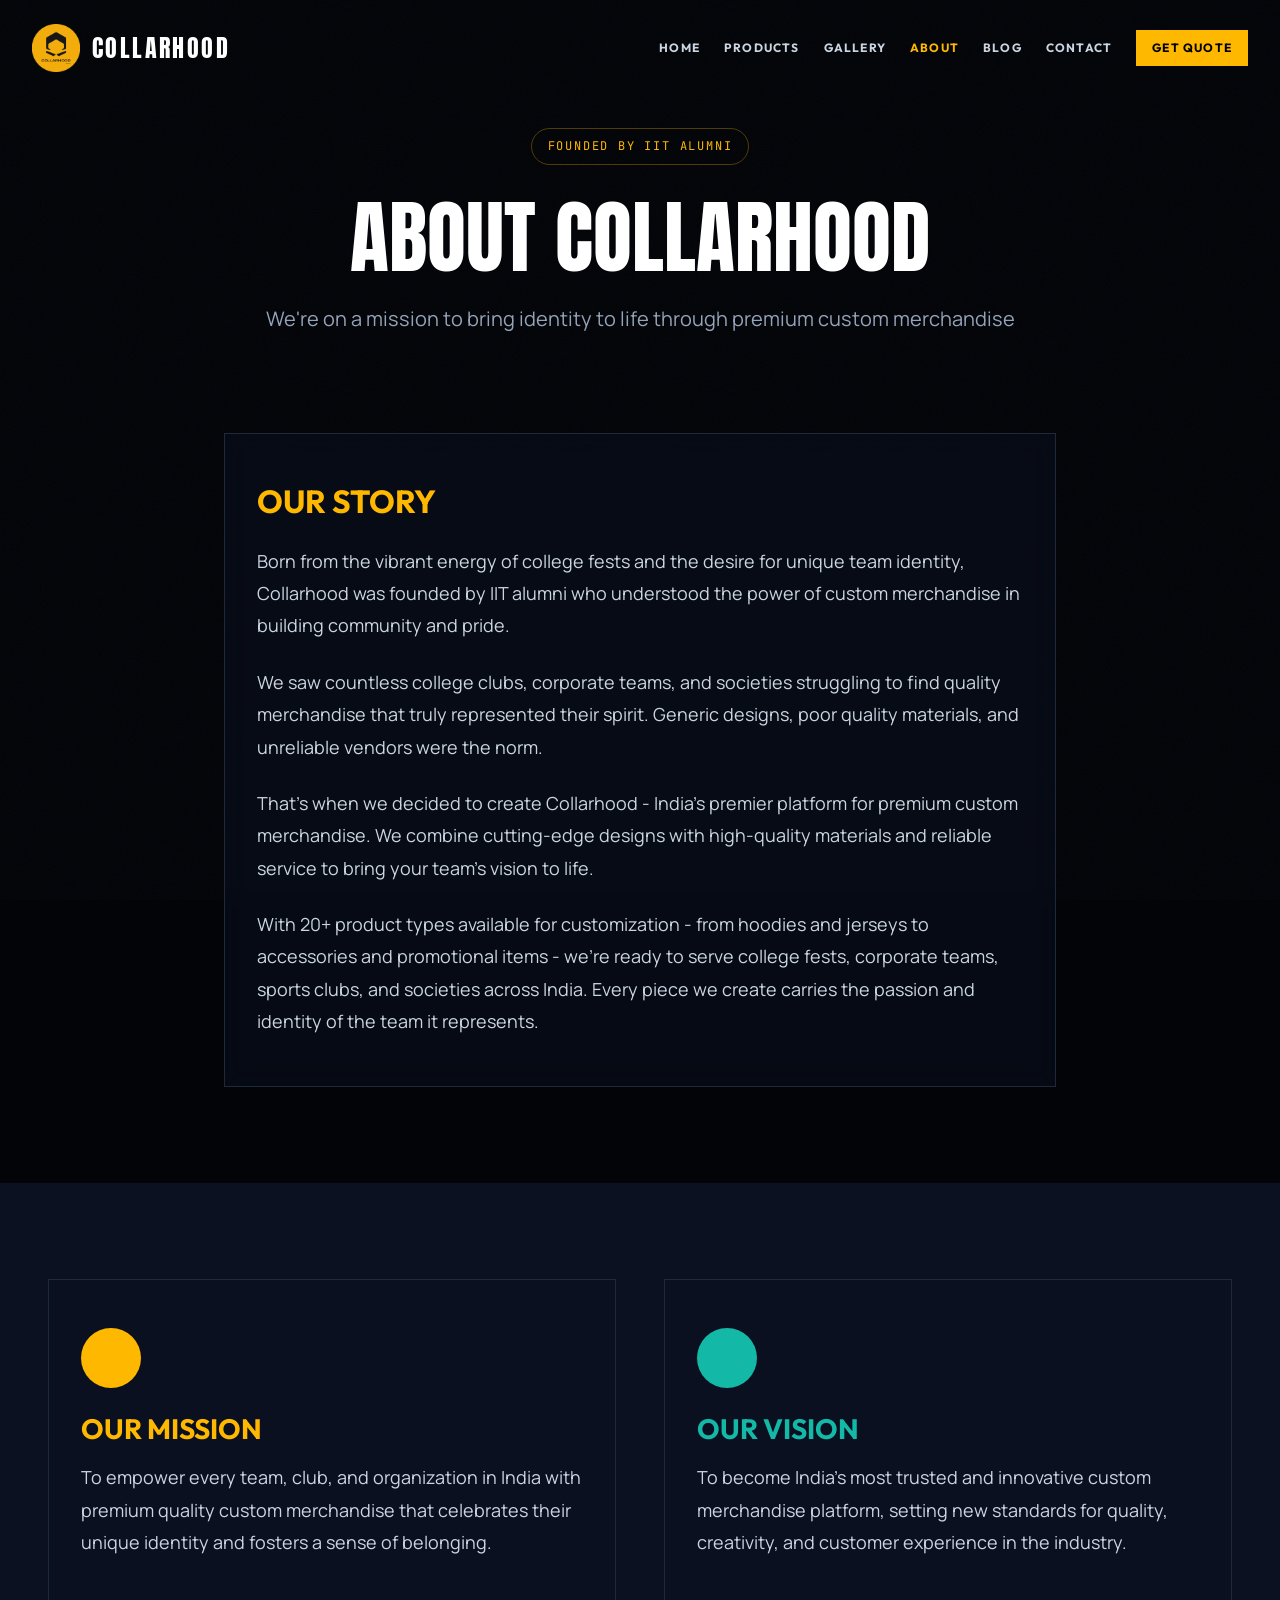
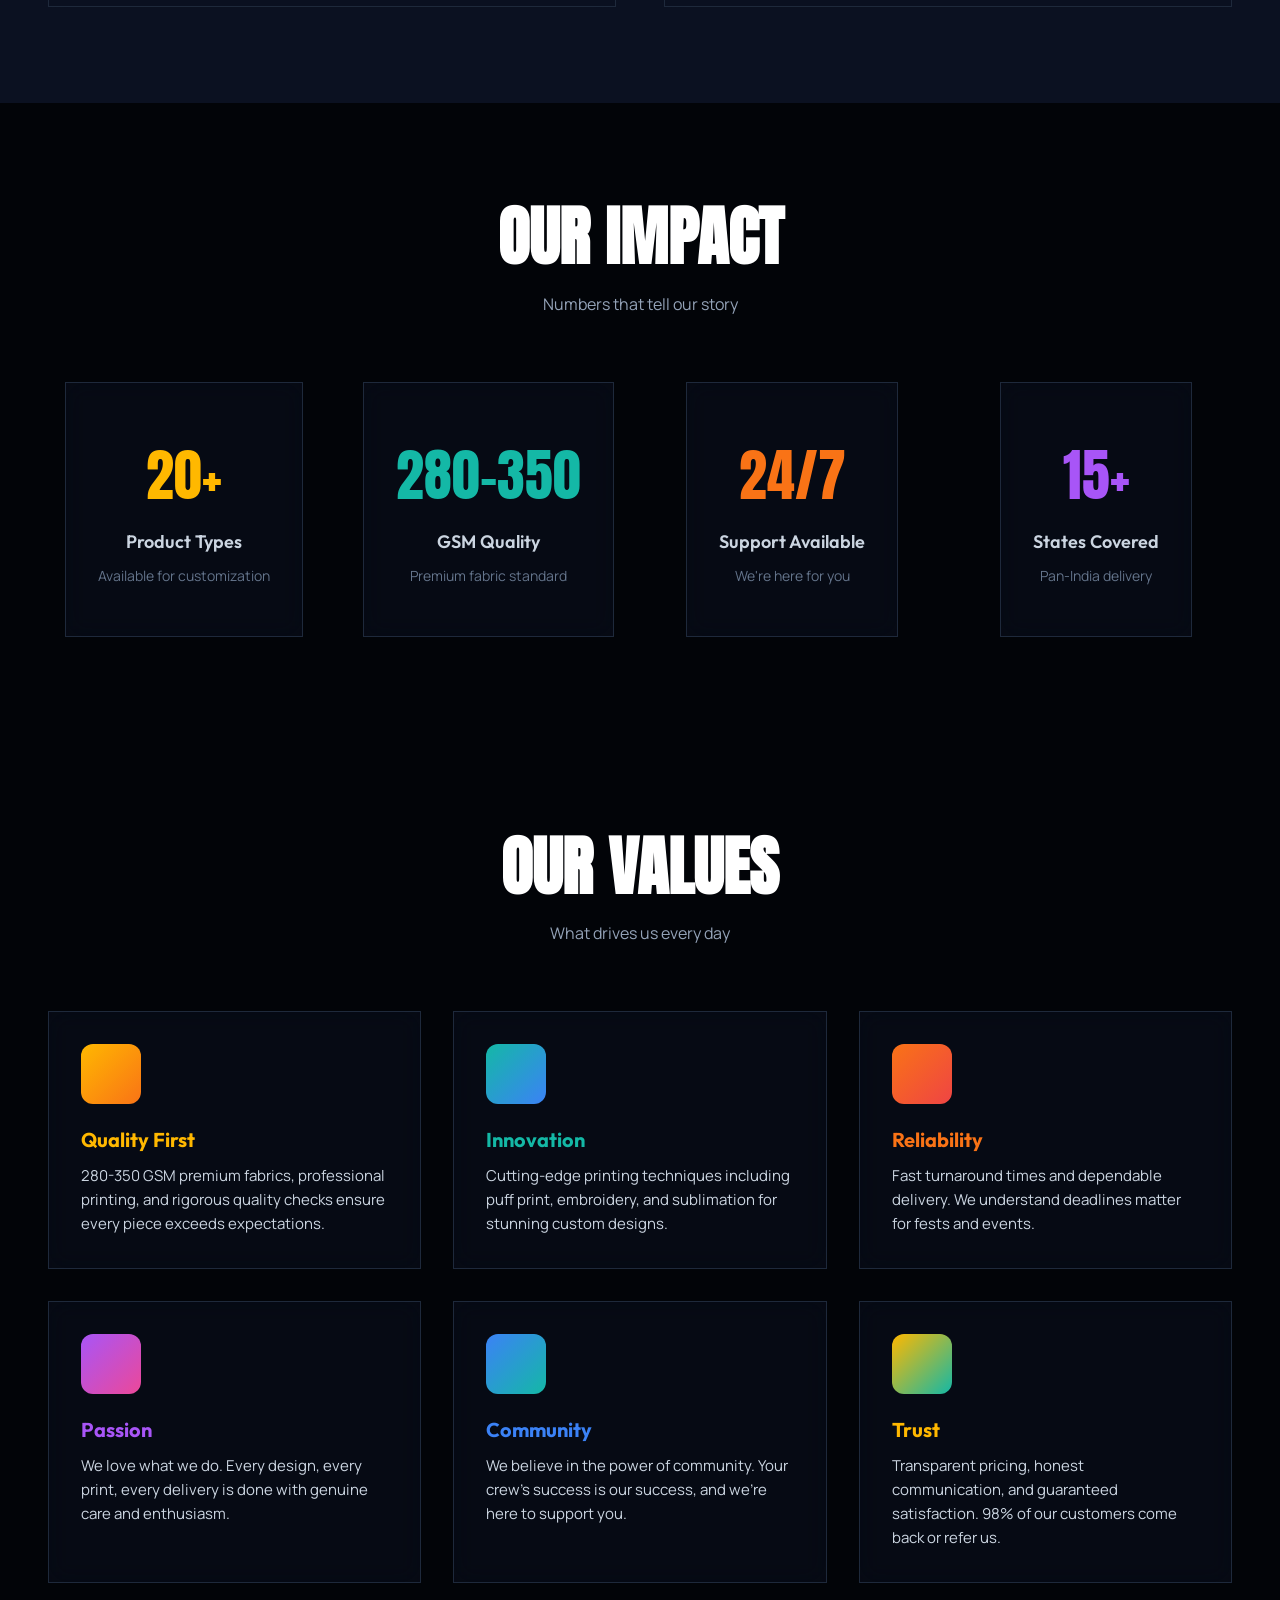
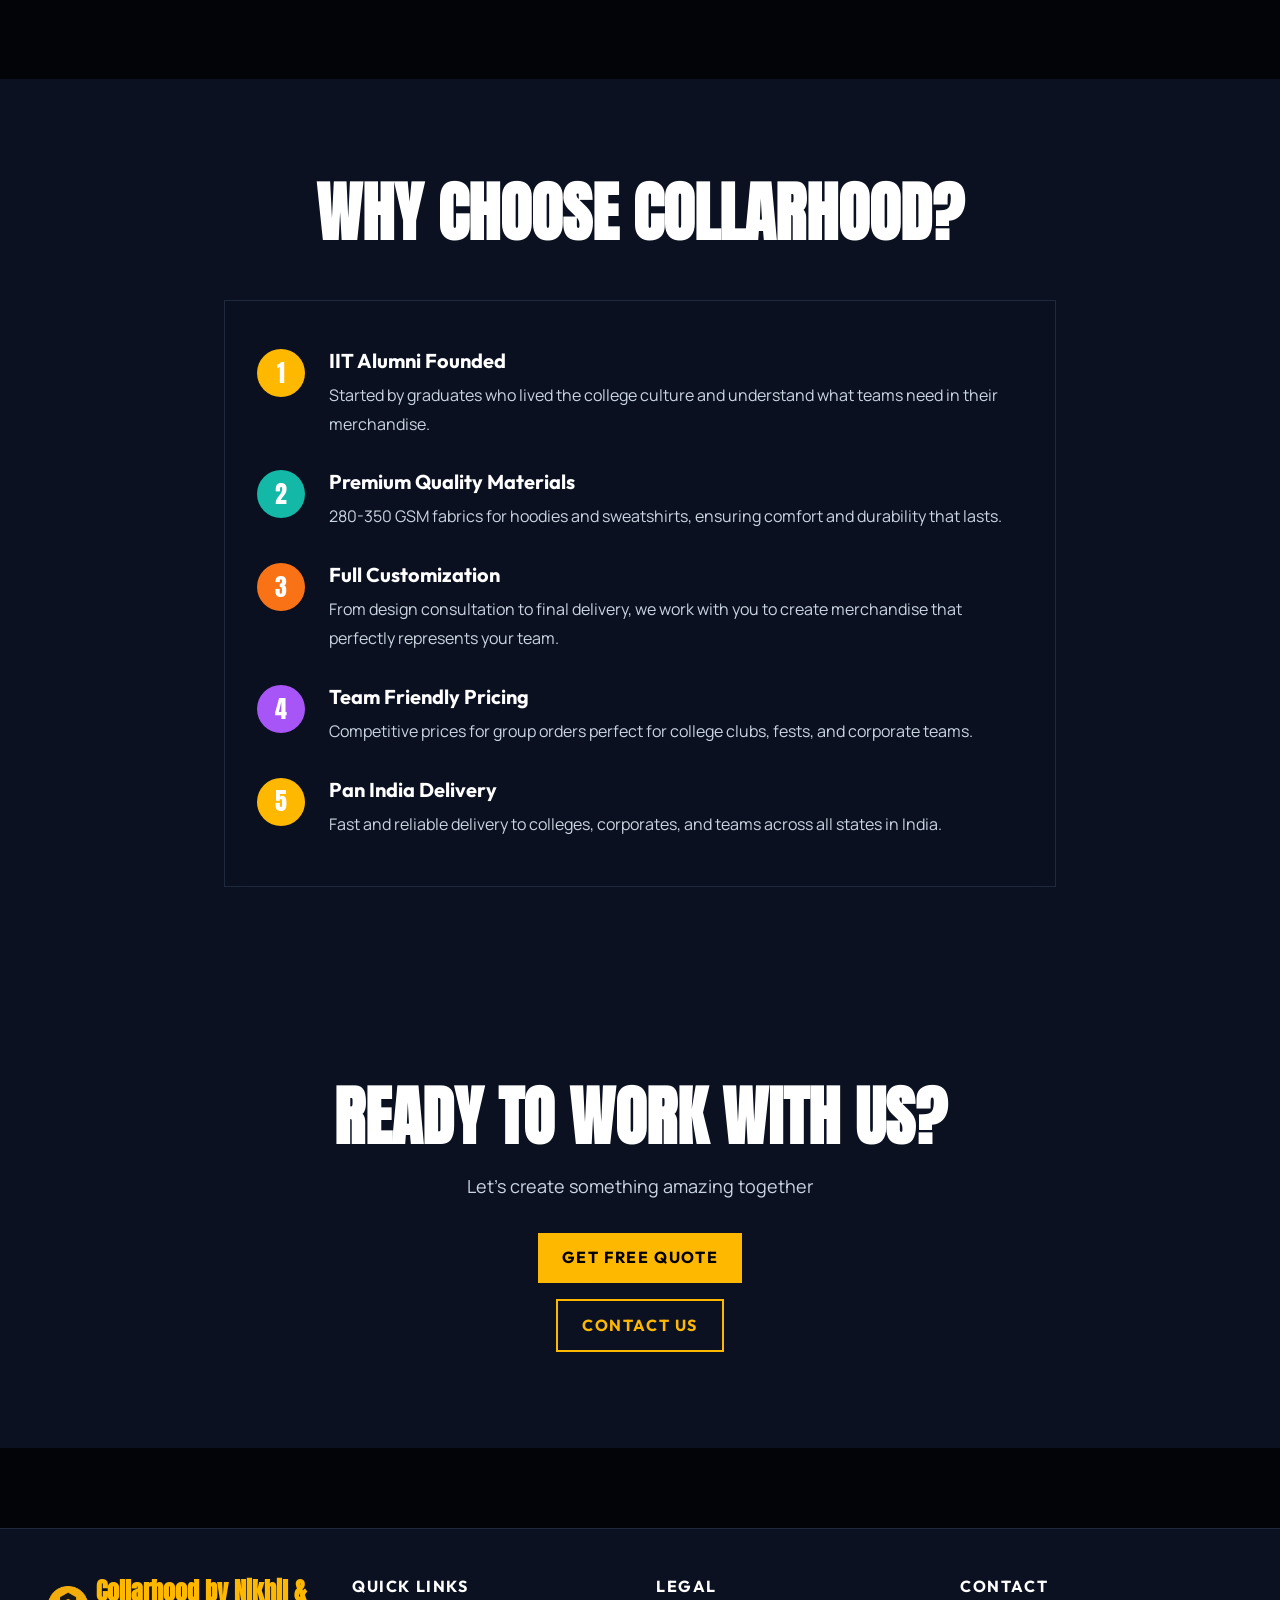
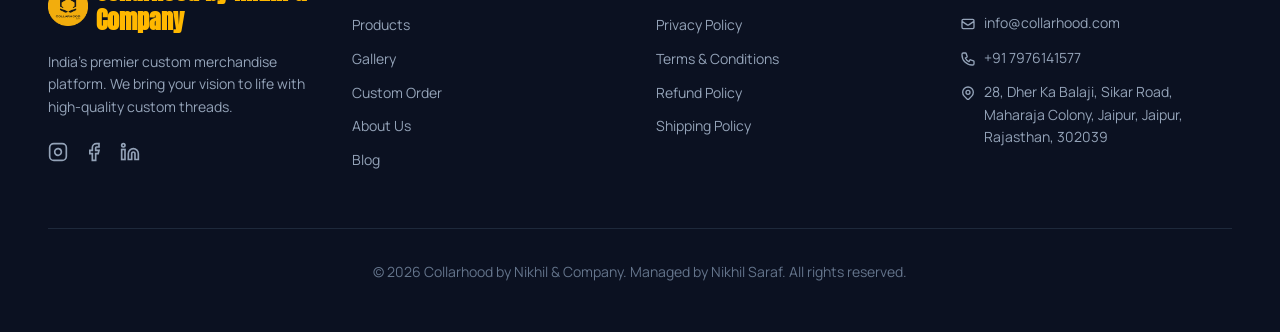
<file: pages/about-static.html>
<!DOCTYPE html>
<html lang="en">
<head>
  <meta charset="UTF-8">
  <meta name="viewport" content="width=device-width, initial-scale=1.0">
  <meta name="description" content="Learn about Collarhood - India's premier custom merchandise platform founded by IIT alumni. Discover our mission, values, and commitment to bringing identity to life through premium quality apparel.">
  <meta name="keywords" content="Collarhood story, IIT alumni startup, custom merchandise India, college merchandise company, about Collarhood, custom printing India">
  <meta name="author" content="Collarhood">
  <meta property="og:title" content="About Us - Our Story | Collarhood">
  <meta property="og:description" content="Founded by IIT alumni, Collarhood is India's premier platform for premium custom merchandise for colleges, corporates, and teams.">
  <meta property="og:type" content="website">
  <title>About Us - Our Story | Collarhood</title>
  <link rel="stylesheet" href="../css/styles.css">
  <link rel="icon" href="../images/collarhood images/collarhood logo png 2.png">
  <link rel="canonical" href="https://collarhood.com/about">
</head>
<body>
  <!-- Navbar -->
  <nav class="navbar">
    <div class="container">
      <div class="navbar-content">
        <a href="../index.html" class="navbar-logo">
          <img src="../images/collarhood images/collarhood logo png 2.png" alt="Collarhood Logo">
          <span class="navbar-logo-text">COLLARHOOD</span>
        </a>

        <div class="navbar-menu">
          <a href="../index.html" class="navbar-link">HOME</a>
          <a href="products-static.html" class="navbar-link">PRODUCTS</a>
          <a href="gallery-static.html" class="navbar-link">GALLERY</a>
          <a href="about-static.html" class="navbar-link" style="color: var(--yellow);">ABOUT</a>
          <a href="blog-static.html" class="navbar-link">BLOG</a>
          <a href="contact.html" class="navbar-link">CONTACT</a>
          <a href="custom-order.html" class="btn btn-primary" style="padding: 0.5rem 1rem; font-size: 0.75rem;">GET QUOTE</a>
        </div>

        <button class="mobile-menu-btn" aria-label="Toggle menu">
          <svg class="menu-icon" width="24" height="24" viewBox="0 0 24 24" fill="none" stroke="currentColor">
            <path stroke-linecap="round" stroke-linejoin="round" stroke-width="2" d="M4 6h16M4 12h16M4 18h16" />
          </svg>
        </button>
      </div>

      <div class="mobile-menu">
        <a href="../index.html">HOME</a>
        <a href="products-static.html">PRODUCTS</a>
        <a href="gallery-static.html">GALLERY</a>
        <a href="about-static.html">ABOUT</a>
        <a href="blog-static.html">BLOG</a>
        <a href="contact.html">CONTACT</a>
        <a href="custom-order.html" class="btn btn-primary" style="margin-top: 1rem; display: block; text-align: center;">GET QUOTE</a>
      </div>
    </div>
  </nav>

  <!-- Page Header -->
  <section class="section" style="padding-top: 8rem; padding-bottom: 3rem;">
    <div class="container" style="max-width: 56rem;">
      <div class="text-center mb-12">
        <div class="hero-badge" style="display: inline-block; margin-bottom: 1.5rem;">Founded by IIT Alumni</div>
        <h1 class="font-anton" style="font-size: clamp(3rem, 8vw, 5rem); color: var(--white); text-transform: uppercase; margin-bottom: 1rem;">
          ABOUT COLLARHOOD
        </h1>
        <p style="color: var(--gray-400); font-size: 1.25rem; line-height: 1.8;">
          We're on a mission to bring identity to life through premium custom merchandise
        </p>
      </div>
    </div>
  </section>

  <!-- Story Section -->
  <section class="section" style="padding-top: 0;">
    <div class="container" style="max-width: 56rem;">
      <div class="glass" style="padding: 3rem 2rem;">
        <h2 class="font-outfit" style="font-size: 2rem; color: var(--yellow); margin-bottom: 1.5rem; text-transform: uppercase;">Our Story</h2>
        <div style="color: var(--gray-300); font-size: 1.125rem; line-height: 1.8;">
          <p style="margin-bottom: 1.5rem;">
            Born from the vibrant energy of college fests and the desire for unique team identity, Collarhood was founded by IIT alumni who understood the power of custom merchandise in building community and pride.
          </p>
          <p style="margin-bottom: 1.5rem;">
            We saw countless college clubs, corporate teams, and societies struggling to find quality merchandise that truly represented their spirit. Generic designs, poor quality materials, and unreliable vendors were the norm.
          </p>
          <p style="margin-bottom: 1.5rem;">
            That's when we decided to create Collarhood - India's premier platform for premium custom merchandise. We combine cutting-edge designs with high-quality materials and reliable service to bring your team's vision to life.
          </p>
          <p>
            With 20+ product types available for customization - from hoodies and jerseys to accessories and promotional items - we're ready to serve college fests, corporate teams, sports clubs, and societies across India. Every piece we create carries the passion and identity of the team it represents.
          </p>
        </div>
      </div>
    </div>
  </section>

  <!-- Mission & Vision Section -->
  <section class="section" style="background: var(--bg-card);">
    <div class="container">
      <div class="grid grid-cols-1 grid-cols-2" style="gap: 3rem;">
        <div class="glass" style="padding: 3rem 2rem;">
          <div style="background: var(--yellow); width: 60px; height: 60px; border-radius: 50%; display: flex; align-items: center; justify-content: center; margin-bottom: 1.5rem;">
            <svg width="32" height="32" viewBox="0 0 24 24" fill="none" stroke="var(--bg)" stroke-width="2">
              <path stroke-linecap="round" stroke-linejoin="round" d="M9 12l2 2 4-4m6 2a9 9 0 11-18 0 9 9 0 0118 0z"/>
            </svg>
          </div>
          <h3 class="font-outfit" style="font-size: 1.75rem; color: var(--yellow); margin-bottom: 1rem; text-transform: uppercase; font-weight: 700;">Our Mission</h3>
          <p style="color: var(--gray-300); font-size: 1.125rem; line-height: 1.8;">
            To empower every team, club, and organization in India with premium quality custom merchandise that celebrates their unique identity and fosters a sense of belonging.
          </p>
        </div>

        <div class="glass" style="padding: 3rem 2rem;">
          <div style="background: var(--teal); width: 60px; height: 60px; border-radius: 50%; display: flex; align-items: center; justify-content: center; margin-bottom: 1.5rem;">
            <svg width="32" height="32" viewBox="0 0 24 24" fill="none" stroke="var(--bg)" stroke-width="2">
              <path stroke-linecap="round" stroke-linejoin="round" d="M15 12a3 3 0 11-6 0 3 3 0 016 0z"/>
              <path stroke-linecap="round" stroke-linejoin="round" d="M2.458 12C3.732 7.943 7.523 5 12 5c4.478 0 8.268 2.943 9.542 7-1.274 4.057-5.064 7-9.542 7-4.477 0-8.268-2.943-9.542-7z"/>
            </svg>
          </div>
          <h3 class="font-outfit" style="font-size: 1.75rem; color: var(--teal); margin-bottom: 1rem; text-transform: uppercase; font-weight: 700;">Our Vision</h3>
          <p style="color: var(--gray-300); font-size: 1.125rem; line-height: 1.8;">
            To become India's most trusted and innovative custom merchandise platform, setting new standards for quality, creativity, and customer experience in the industry.
          </p>
        </div>
      </div>
    </div>
  </section>

  <!-- Statistics Section -->
  <section class="section">
    <div class="container">
      <div class="text-center mb-12">
        <h2 class="section-title">Our Impact</h2>
        <p class="section-subtitle">Numbers that tell our story</p>
      </div>
      <div class="grid grid-cols-2 grid-cols-4">
        <div class="glass text-center" style="padding: 3rem 2rem;">
          <div class="font-anton" style="font-size: 3.5rem; color: var(--yellow); margin-bottom: 0.5rem;">20+</div>
          <p class="font-outfit" style="font-size: 1.125rem; color: var(--gray-300); font-weight: 600;">Product Types</p>
          <p style="color: var(--gray-500); font-size: 0.875rem; margin-top: 0.5rem;">Available for customization</p>
        </div>
        <div class="glass text-center" style="padding: 3rem 2rem;">
          <div class="font-anton" style="font-size: 3.5rem; color: var(--teal); margin-bottom: 0.5rem;">280-350</div>
          <p class="font-outfit" style="font-size: 1.125rem; color: var(--gray-300); font-weight: 600;">GSM Quality</p>
          <p style="color: var(--gray-500); font-size: 0.875rem; margin-top: 0.5rem;">Premium fabric standard</p>
        </div>
        <div class="glass text-center" style="padding: 3rem 2rem;">
          <div class="font-anton" style="font-size: 3.5rem; color: var(--orange); margin-bottom: 0.5rem;">24/7</div>
          <p class="font-outfit" style="font-size: 1.125rem; color: var(--gray-300); font-weight: 600;">Support Available</p>
          <p style="color: var(--gray-500); font-size: 0.875rem; margin-top: 0.5rem;">We're here for you</p>
        </div>
        <div class="glass text-center" style="padding: 3rem 2rem;">
          <div class="font-anton" style="font-size: 3.5rem; color: var(--purple); margin-bottom: 0.5rem;">15+</div>
          <p class="font-outfit" style="font-size: 1.125rem; color: var(--gray-300); font-weight: 600;">States Covered</p>
          <p style="color: var(--gray-500); font-size: 0.875rem; margin-top: 0.5rem;">Pan-India delivery</p>
        </div>
      </div>
    </div>
  </section>

  <!-- Values Section -->
  <section class="section">
    <div class="container">
      <div class="text-center mb-12">
        <h2 class="section-title">Our Values</h2>
        <p class="section-subtitle">What drives us every day</p>
      </div>

      <div class="grid grid-cols-1 grid-cols-2 grid-cols-3">
        <div class="glass" style="padding: 2rem; text-align: left;">
          <div style="width: 60px; height: 60px; background: linear-gradient(135deg, var(--yellow), var(--orange)); border-radius: 12px; display: flex; align-items: center; justify-content: center; margin-bottom: 1.5rem;">
            <svg width="32" height="32" viewBox="0 0 24 24" fill="none" stroke="var(--bg)" stroke-width="2">
              <path stroke-linecap="round" stroke-linejoin="round" d="M5 3v4M3 5h4M6 17v4m-2-2h4m5-16l2.286 6.857L21 12l-5.714 2.143L13 21l-2.286-6.857L5 12l5.714-2.143L13 3z"/>
            </svg>
          </div>
          <h3 class="font-outfit" style="font-size: 1.25rem; font-weight: 700; color: var(--yellow); margin-bottom: 0.75rem;">Quality First</h3>
          <p style="color: var(--gray-300); line-height: 1.6; font-size: 0.9375rem;">
            280-350 GSM premium fabrics, professional printing, and rigorous quality checks ensure every piece exceeds expectations.
          </p>
        </div>

        <div class="glass" style="padding: 2rem; text-align: left;">
          <div style="width: 60px; height: 60px; background: linear-gradient(135deg, var(--teal), var(--blue)); border-radius: 12px; display: flex; align-items: center; justify-content: center; margin-bottom: 1.5rem;">
            <svg width="32" height="32" viewBox="0 0 24 24" fill="none" stroke="var(--bg)" stroke-width="2">
              <path stroke-linecap="round" stroke-linejoin="round" d="M13 10V3L4 14h7v7l9-11h-7z"/>
            </svg>
          </div>
          <h3 class="font-outfit" style="font-size: 1.25rem; font-weight: 700; color: var(--teal); margin-bottom: 0.75rem;">Innovation</h3>
          <p style="color: var(--gray-300); line-height: 1.6; font-size: 0.9375rem;">
            Cutting-edge printing techniques including puff print, embroidery, and sublimation for stunning custom designs.
          </p>
        </div>

        <div class="glass" style="padding: 2rem; text-align: left;">
          <div style="width: 60px; height: 60px; background: linear-gradient(135deg, var(--orange), var(--red)); border-radius: 12px; display: flex; align-items: center; justify-content: center; margin-bottom: 1.5rem;">
            <svg width="32" height="32" viewBox="0 0 24 24" fill="none" stroke="var(--bg)" stroke-width="2">
              <path stroke-linecap="round" stroke-linejoin="round" d="M12 8v4l3 3m6-3a9 9 0 11-18 0 9 9 0 0118 0z"/>
            </svg>
          </div>
          <h3 class="font-outfit" style="font-size: 1.25rem; font-weight: 700; color: var(--orange); margin-bottom: 0.75rem;">Reliability</h3>
          <p style="color: var(--gray-300); line-height: 1.6; font-size: 0.9375rem;">
            Fast turnaround times and dependable delivery. We understand deadlines matter for fests and events.
          </p>
        </div>

        <div class="glass" style="padding: 2rem; text-align: left;">
          <div style="width: 60px; height: 60px; background: linear-gradient(135deg, var(--purple), var(--pink)); border-radius: 12px; display: flex; align-items: center; justify-content: center; margin-bottom: 1.5rem;">
            <svg width="32" height="32" viewBox="0 0 24 24" fill="none" stroke="var(--bg)" stroke-width="2">
              <path stroke-linecap="round" stroke-linejoin="round" d="M4.318 6.318a4.5 4.5 0 000 6.364L12 20.364l7.682-7.682a4.5 4.5 0 00-6.364-6.364L12 7.636l-1.318-1.318a4.5 4.5 0 00-6.364 0z"/>
            </svg>
          </div>
          <h3 class="font-outfit" style="font-size: 1.25rem; font-weight: 700; color: var(--purple); margin-bottom: 0.75rem;">Passion</h3>
          <p style="color: var(--gray-300); line-height: 1.6; font-size: 0.9375rem;">
            We love what we do. Every design, every print, every delivery is done with genuine care and enthusiasm.
          </p>
        </div>

        <div class="glass" style="padding: 2rem; text-align: left;">
          <div style="width: 60px; height: 60px; background: linear-gradient(135deg, var(--blue), var(--teal)); border-radius: 12px; display: flex; align-items: center; justify-content: center; margin-bottom: 1.5rem;">
            <svg width="32" height="32" viewBox="0 0 24 24" fill="none" stroke="var(--bg)" stroke-width="2">
              <path stroke-linecap="round" stroke-linejoin="round" d="M17 20h5v-2a3 3 0 00-5.356-1.857M17 20H7m10 0v-2c0-.656-.126-1.283-.356-1.857M7 20H2v-2a3 3 0 015.356-1.857M7 20v-2c0-.656.126-1.283.356-1.857m0 0a5.002 5.002 0 019.288 0M15 7a3 3 0 11-6 0 3 3 0 016 0zm6 3a2 2 0 11-4 0 2 2 0 014 0zM7 10a2 2 0 11-4 0 2 2 0 014 0z"/>
            </svg>
          </div>
          <h3 class="font-outfit" style="font-size: 1.25rem; font-weight: 700; color: var(--blue); margin-bottom: 0.75rem;">Community</h3>
          <p style="color: var(--gray-300); line-height: 1.6; font-size: 0.9375rem;">
            We believe in the power of community. Your crew's success is our success, and we're here to support you.
          </p>
        </div>

        <div class="glass" style="padding: 2rem; text-align: left;">
          <div style="width: 60px; height: 60px; background: linear-gradient(135deg, var(--yellow), var(--teal)); border-radius: 12px; display: flex; align-items: center; justify-content: center; margin-bottom: 1.5rem;">
            <svg width="32" height="32" viewBox="0 0 24 24" fill="none" stroke="var(--bg)" stroke-width="2">
              <path stroke-linecap="round" stroke-linejoin="round" d="M9 12l2 2 4-4M7.835 4.697a3.42 3.42 0 001.946-.806 3.42 3.42 0 014.438 0 3.42 3.42 0 001.946.806 3.42 3.42 0 013.138 3.138 3.42 3.42 0 00.806 1.946 3.42 3.42 0 010 4.438 3.42 3.42 0 00-.806 1.946 3.42 3.42 0 01-3.138 3.138 3.42 3.42 0 00-1.946.806 3.42 3.42 0 01-4.438 0 3.42 3.42 0 00-1.946-.806 3.42 3.42 0 01-3.138-3.138 3.42 3.42 0 00-.806-1.946 3.42 3.42 0 010-4.438 3.42 3.42 0 00.806-1.946 3.42 3.42 0 013.138-3.138z"/>
            </svg>
          </div>
          <h3 class="font-outfit" style="font-size: 1.25rem; font-weight: 700; color: var(--yellow); margin-bottom: 0.75rem;">Trust</h3>
          <p style="color: var(--gray-300); line-height: 1.6; font-size: 0.9375rem;">
            Transparent pricing, honest communication, and guaranteed satisfaction. 98% of our customers come back or refer us.
          </p>
        </div>
      </div>
    </div>
  </section>

  <!-- Why Choose Us Section -->
  <section class="section" style="background: var(--bg-card);">
    <div class="container" style="max-width: 56rem;">
      <div class="text-center mb-12">
        <h2 class="section-title">Why Choose Collarhood?</h2>
      </div>

      <div class="glass" style="padding: 3rem 2rem;">
        <div style="display: grid; gap: 2rem;">
          <div style="display: flex; gap: 1.5rem;">
            <div style="flex-shrink: 0;">
              <div style="background: var(--yellow); width: 48px; height: 48px; border-radius: 50%; display: flex; align-items: center; justify-content: center;">
                <span class="font-anton" style="color: var(--bg); font-size: 1.5rem;">1</span>
              </div>
            </div>
            <div>
              <h3 class="font-outfit" style="font-size: 1.25rem; font-weight: 700; color: var(--white); margin-bottom: 0.5rem;">IIT Alumni Founded</h3>
              <p style="color: var(--gray-300); line-height: 1.8;">Started by graduates who lived the college culture and understand what teams need in their merchandise.</p>
            </div>
          </div>

          <div style="display: flex; gap: 1.5rem;">
            <div style="flex-shrink: 0;">
              <div style="background: var(--teal); width: 48px; height: 48px; border-radius: 50%; display: flex; align-items: center; justify-content: center;">
                <span class="font-anton" style="color: var(--bg); font-size: 1.5rem;">2</span>
              </div>
            </div>
            <div>
              <h3 class="font-outfit" style="font-size: 1.25rem; font-weight: 700; color: var(--white); margin-bottom: 0.5rem;">Premium Quality Materials</h3>
              <p style="color: var(--gray-300); line-height: 1.8;">280-350 GSM fabrics for hoodies and sweatshirts, ensuring comfort and durability that lasts.</p>
            </div>
          </div>

          <div style="display: flex; gap: 1.5rem;">
            <div style="flex-shrink: 0;">
              <div style="background: var(--orange); width: 48px; height: 48px; border-radius: 50%; display: flex; align-items: center; justify-content: center;">
                <span class="font-anton" style="color: var(--bg); font-size: 1.5rem;">3</span>
              </div>
            </div>
            <div>
              <h3 class="font-outfit" style="font-size: 1.25rem; font-weight: 700; color: var(--white); margin-bottom: 0.5rem;">Full Customization</h3>
              <p style="color: var(--gray-300); line-height: 1.8;">From design consultation to final delivery, we work with you to create merchandise that perfectly represents your team.</p>
            </div>
          </div>

          <div style="display: flex; gap: 1.5rem;">
            <div style="flex-shrink: 0;">
              <div style="background: var(--purple); width: 48px; height: 48px; border-radius: 50%; display: flex; align-items: center; justify-content: center;">
                <span class="font-anton" style="color: var(--bg); font-size: 1.5rem;">4</span>
              </div>
            </div>
            <div>
              <h3 class="font-outfit" style="font-size: 1.25rem; font-weight: 700; color: var(--white); margin-bottom: 0.5rem;">Team Friendly Pricing</h3>
              <p style="color: var(--gray-300); line-height: 1.8;">Competitive prices for group orders perfect for college clubs, fests, and corporate teams.</p>
            </div>
          </div>

          <div style="display: flex; gap: 1.5rem;">
            <div style="flex-shrink: 0;">
              <div style="background: var(--yellow); width: 48px; height: 48px; border-radius: 50%; display: flex; align-items: center; justify-content: center;">
                <span class="font-anton" style="color: var(--bg); font-size: 1.5rem;">5</span>
              </div>
            </div>
            <div>
              <h3 class="font-outfit" style="font-size: 1.25rem; font-weight: 700; color: var(--white); margin-bottom: 0.5rem;">Pan India Delivery</h3>
              <p style="color: var(--gray-300); line-height: 1.8;">Fast and reliable delivery to colleges, corporates, and teams across all states in India.</p>
            </div>
          </div>
        </div>
      </div>
    </div>
  </section>

  <!-- CTA Section -->
  <section class="section" style="background: var(--bg-card);">
    <div class="container" style="max-width: 56rem;">
      <div class="text-center">
        <h2 class="section-title">READY TO WORK WITH US?</h2>
        <p style="font-size: 1.125rem; color: var(--gray-300); margin-bottom: 2rem;">Let's create something amazing together</p>
        <div style="display: flex; flex-direction: column; gap: 1rem; justify-content: center; align-items: center;">
          <a href="custom-order.html" class="btn btn-primary">GET FREE QUOTE</a>
          <a href="contact.html" class="btn btn-outline">CONTACT US</a>
        </div>
      </div>
    </div>
  </section>

  <!-- Footer -->
  <footer class="footer">
    <div class="container">
      <div class="footer-grid">
        <div>
          <div class="footer-brand">
            <img src="../images/collarhood images/collarhood logo png 2.png" alt="Collarhood">
            <h3 class="footer-brand-text">Collarhood by Nikhil & Company</h3>
          </div>
          <p class="footer-description">
            India's premier custom merchandise platform. We bring your vision to life with high-quality custom threads.
          </p>
          <div class="footer-social">
            <a href="https://www.instagram.com/collarhood/" target="_blank" rel="noopener noreferrer" aria-label="Instagram">
              <svg width="20" height="20" viewBox="0 0 24 24" fill="none" stroke="currentColor">
                <rect x="2" y="2" width="20" height="20" rx="5" ry="5" stroke-width="2"></rect>
                <path d="M16 11.37A4 4 0 1 1 12.63 8 4 4 0 0 1 16 11.37z" stroke-width="2"></path>
                <line x1="17.5" y1="6.5" x2="17.51" y2="6.5" stroke-width="2"></line>
              </svg>
            </a>
            <a href="https://www.facebook.com/collarhood/" target="_blank" rel="noopener noreferrer" aria-label="Facebook">
              <svg width="20" height="20" viewBox="0 0 24 24" fill="none" stroke="currentColor">
                <path d="M18 2h-3a5 5 0 0 0-5 5v3H7v4h3v8h4v-8h3l1-4h-4V7a1 1 0 0 1 1-1h3z" stroke-width="2"></path>
              </svg>
            </a>
            <a href="https://www.linkedin.com/company/collarhood/" target="_blank" rel="noopener noreferrer" aria-label="LinkedIn">
              <svg width="20" height="20" viewBox="0 0 24 24" fill="none" stroke="currentColor">
                <path d="M16 8a6 6 0 0 1 6 6v7h-4v-7a2 2 0 0 0-2-2 2 2 0 0 0-2 2v7h-4v-7a6 6 0 0 1 6-6z" stroke-width="2"></path><rect x="2" y="9" width="4" height="12" stroke-width="2"></rect><circle cx="4" cy="4" r="2" stroke-width="2"></circle>
              </svg>
            </a>
          </div>
        </div>

        <div>
          <h4 class="footer-heading">Quick Links</h4>
          <ul class="footer-links">
            <li><a href="products-static.html">Products</a></li>
            <li><a href="gallery-static.html">Gallery</a></li>
            <li><a href="custom-order.html">Custom Order</a></li>
            <li><a href="about-static.html">About Us</a></li>
            <li><a href="blog-static.html">Blog</a></li>
          </ul>
        </div>

        <div>
          <h4 class="footer-heading">Legal</h4>
          <ul class="footer-links">
            <li><a href="privacy-policy.html">Privacy Policy</a></li>
            <li><a href="terms-conditions.html">Terms & Conditions</a></li>
            <li><a href="refund-policy.html">Refund Policy</a></li>
            <li><a href="shipping-policy.html">Shipping Policy</a></li>
          </ul>
        </div>

        <div>
          <h4 class="footer-heading">Contact</h4>
          <ul class="footer-contact">
            <li>
              <svg width="16" height="16" viewBox="0 0 24 24" fill="none" stroke="currentColor" style="flex-shrink: 0; margin-top: 0.25rem;">
                <path stroke-linecap="round" stroke-linejoin="round" stroke-width="2" d="M3 8l7.89 5.26a2 2 0 002.22 0L21 8M5 19h14a2 2 0 002-2V7a2 2 0 00-2-2H5a2 2 0 00-2 2v10a2 2 0 002 2z"/>
              </svg>
              <span>info@collarhood.com</span>
            </li>
            <li>
              <svg width="16" height="16" viewBox="0 0 24 24" fill="none" stroke="currentColor" style="flex-shrink: 0; margin-top: 0.25rem;">
                <path stroke-linecap="round" stroke-linejoin="round" stroke-width="2" d="M3 5a2 2 0 012-2h3.28a1 1 0 01.948.684l1.498 4.493a1 1 0 01-.502 1.21l-2.257 1.13a11.042 11.042 0 005.516 5.516l1.13-2.257a1 1 0 011.21-.502l4.493 1.498a1 1 0 01.684.949V19a2 2 0 01-2 2h-1C9.716 21 3 14.284 3 6V5z"/>
              </svg>
              <span>+91 7976141577</span>
            </li>
            <li>
              <svg width="16" height="16" viewBox="0 0 24 24" fill="none" stroke="currentColor" style="flex-shrink: 0; margin-top: 0.25rem;">
                <path stroke-linecap="round" stroke-linejoin="round" stroke-width="2" d="M17.657 16.657L13.414 20.9a1.998 1.998 0 01-2.827 0l-4.244-4.243a8 8 0 1111.314 0z"/>
                <path stroke-linecap="round" stroke-linejoin="round" stroke-width="2" d="M15 11a3 3 0 11-6 0 3 3 0 016 0z"/>
              </svg>
              <span>28, Dher Ka Balaji, Sikar Road, Maharaja Colony, Jaipur, Jaipur, Rajasthan, 302039</span>
            </li>
          </ul>
        </div>
      </div>

      <div class="footer-bottom">
        <p class="footer-copyright">
          &copy; 2026 Collarhood by Nikhil & Company. Managed by Nikhil Saraf. All rights reserved.
        </p>
      </div>
    </div>
  </footer>

  <script src="../js/main.js"></script>
</body>
</html>
</file>
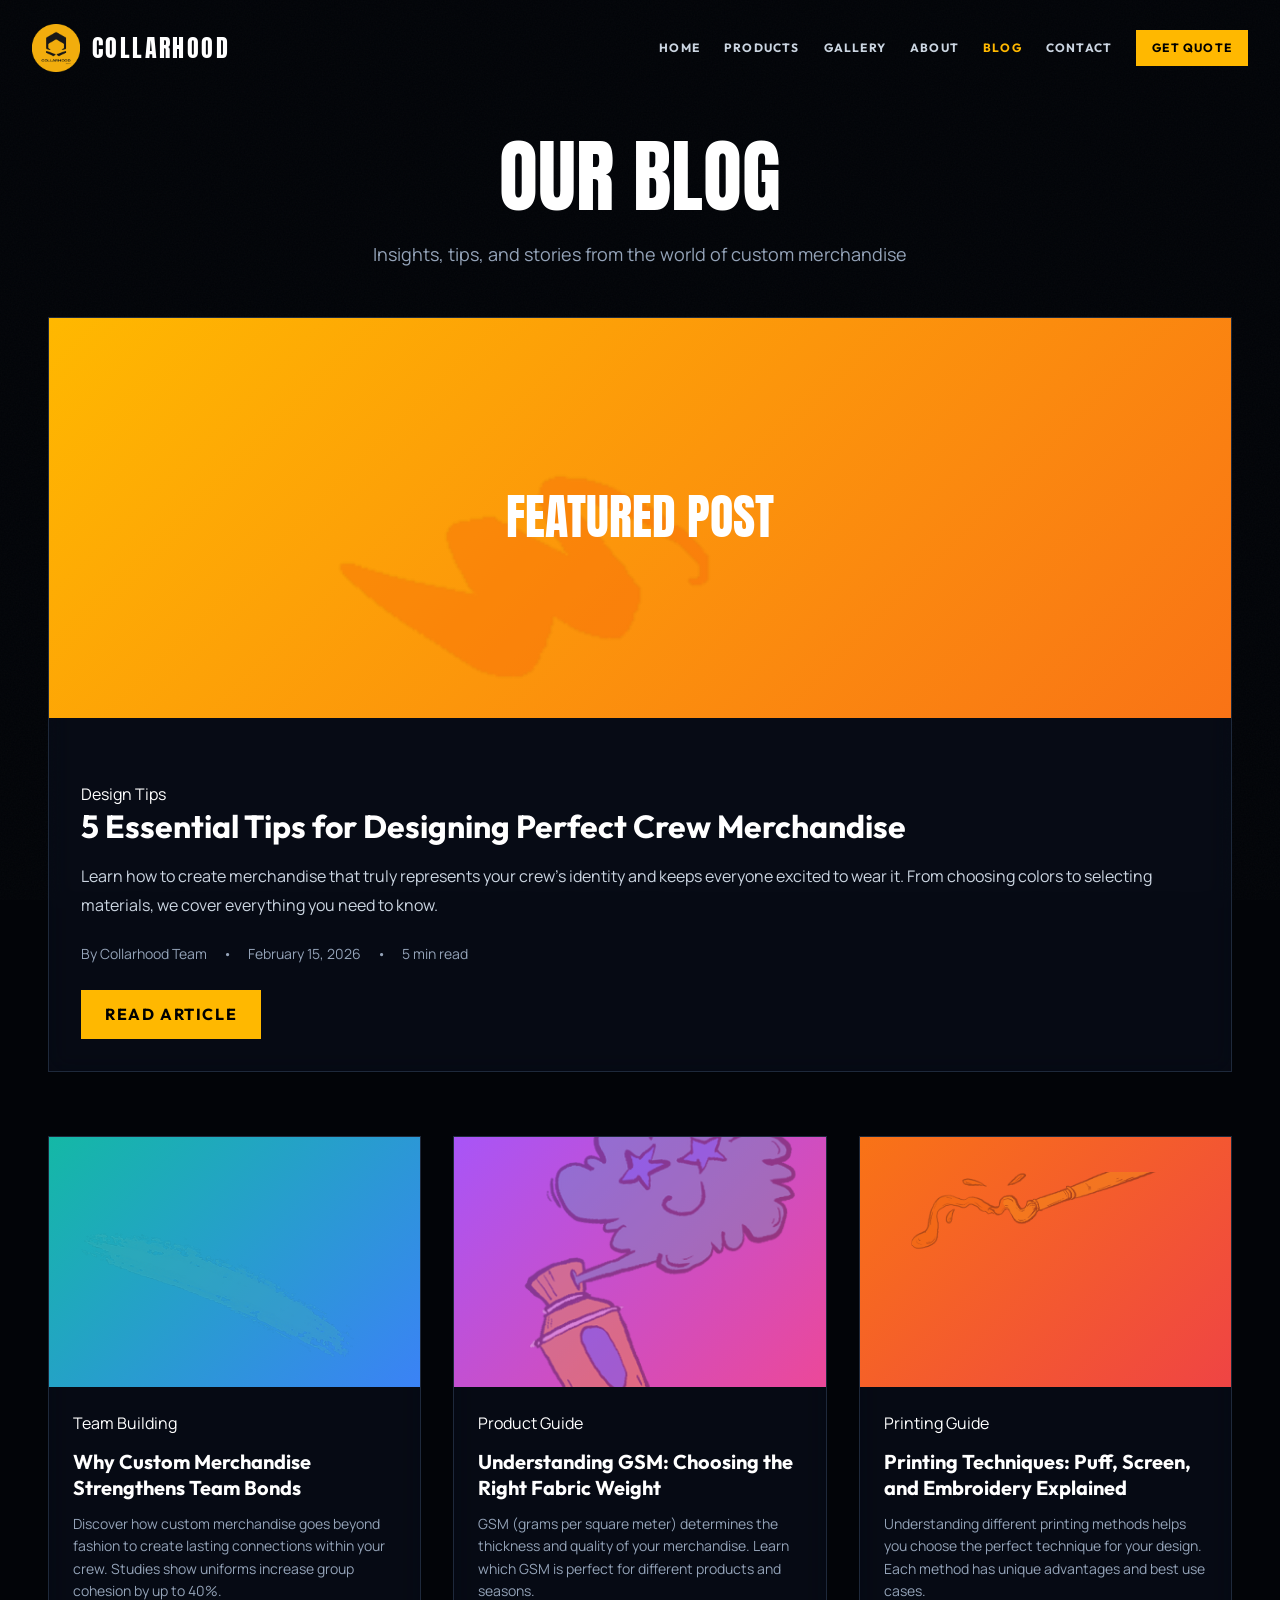
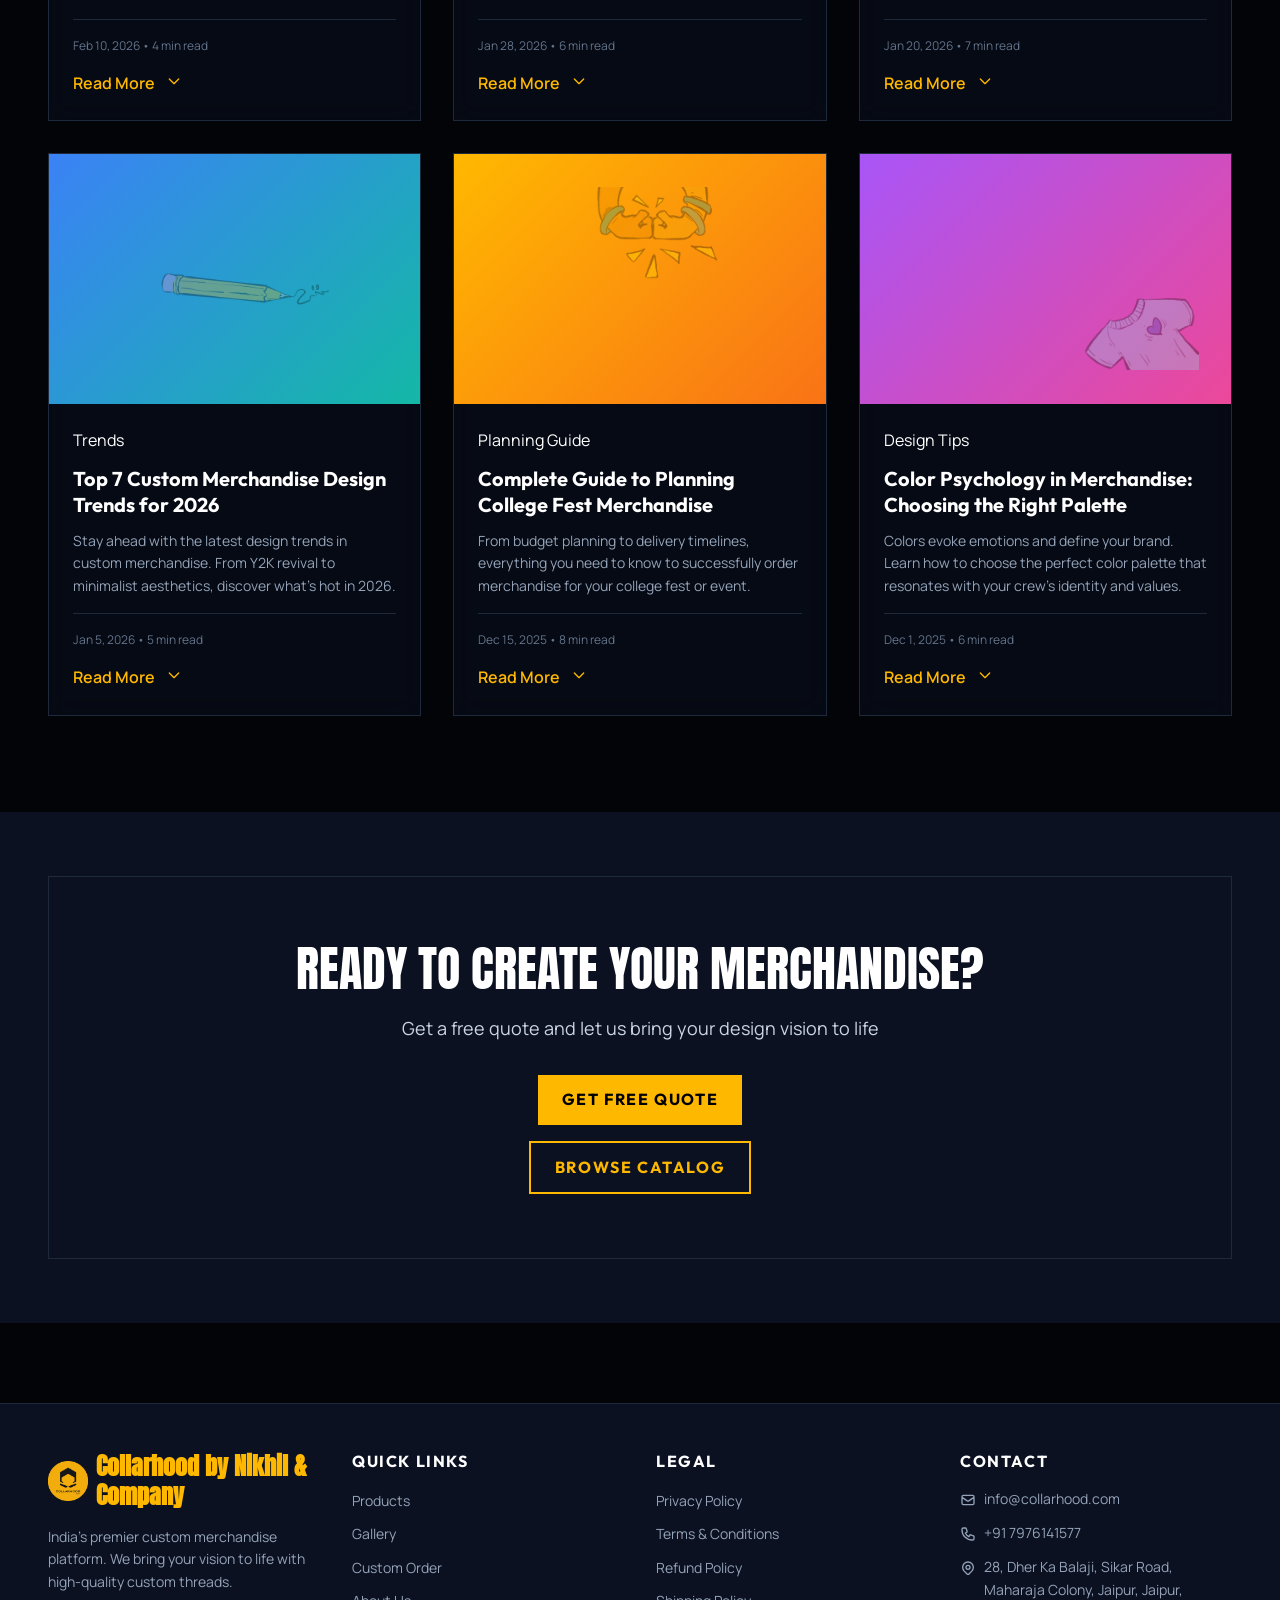
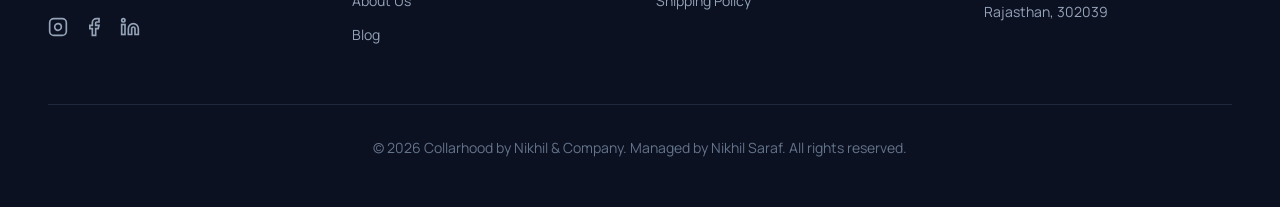
<file: pages/blog-static.html>
<!DOCTYPE html>
<html lang="en">
<head>
  <meta charset="UTF-8">
  <meta name="viewport" content="width=device-width, initial-scale=1.0">
  <meta name="description" content="Read the latest articles, tips, and insights from Collarhood. Custom merchandise trends, design tips, success stories, and industry best practices for colleges and corporates.">
  <meta name="keywords" content="custom merchandise blog, design tips, college merchandise guide, printing techniques, team merchandise ideas, branding tips, merchandise trends India">
  <meta name="author" content="Collarhood">
  <meta property="og:title" content="Blog - Merchandise Insights & Tips | Collarhood">
  <meta property="og:description" content="Expert advice on custom merchandise, design trends, and success stories from Collarhood.">
  <meta property="og:type" content="website">
  <title>Blog - Merchandise Insights & Tips | Collarhood</title>
  <link rel="stylesheet" href="../css/styles.css">
  <link rel="icon" href="../images/collarhood%20images/collarhood%20logo%20png%202.png">
  <link rel="canonical" href="https://collarhood.com/blog">
</head>
<body>
  <link rel="icon" href="../images/collarhood images/collarhood logo png 2.png">
  <link rel="canonical" href="https://collarhood.com/blog">
</head>
<body>
  <!-- Navbar -->
  <nav class="navbar">
    <div class="container">
      <div class="navbar-content">
        <a href="../index.html" class="navbar-logo">
          <img src="../images/collarhood images/collarhood logo png 2.png" alt="Collarhood Logo">
          <span class="navbar-logo-text">COLLARHOOD</span>
        </a>

        <div class="navbar-menu">
          <a href="../index.html" class="navbar-link">HOME</a>
          <a href="products-static.html" class="navbar-link">PRODUCTS</a>
          <a href="gallery-static.html" class="navbar-link">GALLERY</a>
          <a href="about-static.html" class="navbar-link">ABOUT</a>
          <a href="blog-static.html" class="navbar-link" style="color: var(--yellow);">BLOG</a>
          <a href="contact.html" class="navbar-link">CONTACT</a>
          <a href="custom-order.html" class="btn btn-primary" style="padding: 0.5rem 1rem; font-size: 0.75rem;">GET QUOTE</a>
        </div>

        <button class="mobile-menu-btn" aria-label="Toggle menu">
          <svg class="menu-icon" width="24" height="24" viewBox="0 0 24 24" fill="none" stroke="currentColor">
            <path stroke-linecap="round" stroke-linejoin="round" stroke-width="2" d="M4 6h16M4 12h16M4 18h16" />
          </svg>
        </button>
      </div>

      <div class="mobile-menu">
        <a href="../index.html">HOME</a>
        <a href="products-static.html">PRODUCTS</a>
        <a href="gallery-static.html">GALLERY</a>
        <a href="about-static.html">ABOUT</a>
        <a href="blog-static.html">BLOG</a>
        <a href="contact.html">CONTACT</a>
        <a href="custom-order.html" class="btn btn-primary" style="margin-top: 1rem; display: block; text-align: center;">GET QUOTE</a>
      </div>
    </div>
  </nav>

  <!-- Page Header -->
  <section class="section" style="padding-top: 8rem;">
    <div class="container">
      <div class="text-center mb-12">
        <h1 class="font-anton" style="font-size: clamp(3rem, 8vw, 5rem); color: var(--white); text-transform: uppercase; margin-bottom: 1rem;">
          OUR BLOG
        </h1>
        <p style="color: var(--gray-400); font-size: 1.125rem;">Insights, tips, and stories from the world of custom merchandise</p>
      </div>

      <!-- Featured Post -->
      <div class="glass" style="margin-bottom: 4rem; overflow: hidden;">
        <div style="display: grid; grid-template-columns: 1fr; gap: 2rem; align-items: center;" class="md:grid-cols-2">
          <div style="height: 400px; background: linear-gradient(135deg, var(--yellow), var(--orange)); position: relative; overflow: hidden;">
            <img src="../images/collarhood%20images/unnamed%2018.png" alt="5 Tips for Designing Perfect Crew Merchandise" style="width: 100%; height: 100%; object-fit: cover; opacity: 0.3;">
            <div style="position: absolute; inset: 0; display: flex; align-items: center; justify-content: center;">
              <span class="font-anton" style="font-size: 3rem; color: var(--white); text-align: center; padding: 2rem;">FEATURED POST</span>
            </div>
          </div>
          <div style="padding: 2rem;">
            <span class="product-category" style="margin-bottom: 1rem;">Design Tips</span>
            <h2 class="font-outfit" style="font-size: 2rem; font-weight: 700; color: var(--white); margin-bottom: 1rem; line-height: 1.2;">
              5 Essential Tips for Designing Perfect Crew Merchandise
            </h2>
            <p style="color: var(--gray-300); margin-bottom: 1.5rem; line-height: 1.8;">
              Learn how to create merchandise that truly represents your crew's identity and keeps everyone excited to wear it. From choosing colors to selecting materials, we cover everything you need to know.
            </p>
            <div style="display: flex; align-items: center; gap: 1rem; margin-bottom: 1.5rem; color: var(--gray-400); font-size: 0.875rem;">
              <span>By Collarhood Team</span>
              <span>•</span>
              <span>February 15, 2026</span>
              <span>•</span>
              <span>5 min read</span>
            </div>
            <a href="#post-1" class="btn btn-primary">Read Article</a>
          </div>
        </div>
      </div>

      <!-- Blog Grid -->
      <div class="grid grid-cols-1 md:grid-cols-2 lg:grid-cols-3">
        
        <!-- Blog Post 1 -->
        <div class="glass blog-card" id="post-1" style="display: flex; flex-direction: column;">
          <div class="blog-image" style="height: 250px; background: linear-gradient(135deg, var(--teal), var(--blue)); position: relative; overflow: hidden;">
            <img src="../images/collarhood%20images/unnamed%2019.png" alt="Why Custom Merchandise Strengthens Team Bonds" style="width: 100%; height: 100%; object-fit: cover; opacity: 0.3;">
          </div>
          <div style="padding: 1.5rem; flex-grow: 1; display: flex; flex-direction: column;">
            <span class="product-category" style="margin-bottom: 0.75rem;">Team Building</span>
            <h3 class="font-outfit" style="font-size: 1.25rem; font-weight: 700; color: var(--white); margin-bottom: 0.75rem; line-height: 1.3;">
              Why Custom Merchandise Strengthens Team Bonds
            </h3>
            <p style="color: var(--gray-400); font-size: 0.875rem; margin-bottom: 1rem; line-height: 1.6; flex-grow: 1;">
              Discover how custom merchandise goes beyond fashion to create lasting connections within your crew. Studies show uniforms increase group cohesion by up to 40%.
            </p>
            <div style="border-top: 1px solid var(--gray-800); padding-top: 1rem;">
              <div style="color: var(--gray-500); font-size: 0.75rem; margin-bottom: 1rem;">
                <span>Feb 10, 2026</span> • <span>4 min read</span>
              </div>
              <details style="cursor: pointer;">
                <summary style="color: var(--yellow); font-weight: 600; list-style: none; user-select: none;">
                  Read More
                  <svg width="16" height="16" viewBox="0 0 24 24" fill="none" stroke="currentColor" style="display: inline-block; margin-left: 0.5rem; transition: transform 0.2s;">
                    <path stroke-linecap="round" stroke-linejoin="round" stroke-width="2" d="M19 9l-7 7-7-7"/>
                  </svg>
                </summary>
                <div style="margin-top: 1rem; color: var(--gray-300); line-height: 1.8; font-size: 0.875rem;">
                  <p style="margin-bottom: 1rem;">
                    Custom merchandise isn't just about looking good together—it's about feeling connected. When everyone in your crew wears the same hoodie or cap, something magical happens. You're not just a group of individuals anymore; you're a unified team with a shared identity.
                  </p>
                  <p style="margin-bottom: 1rem;">
                    <strong style="color: var(--white);">Psychological studies</strong> show that uniforms and shared symbols increase group cohesion by up to 40%. When your crew wears custom merchandise:
                  </p>
                  <ul style="margin-left: 1.5rem; margin-bottom: 1rem;">
                    <li>It creates instant recognition and belonging</li>
                    <li>Members feel valued and part of something bigger</li>
                    <li>It serves as a conversation starter and ice breaker</li>
                    <li>The merch becomes a keepsake of shared memories</li>
                  </ul>
                  <p>
                    At Collarhood, we've seen countless crews use our merchandise to strengthen their bonds. From college clubs to startup teams, the right merchandise can transform a group into a tight-knit crew.
                  </p>
                </div>
              </details>
            </div>
          </div>
        </div>

        <!-- Blog Post 2 -->
        <div class="glass blog-card" style="display: flex; flex-direction: column;">
          <div class="blog-image" style="height: 250px; background: linear-gradient(135deg, var(--purple), var(--pink)); position: relative; overflow: hidden;">
            <img src="../images/collarhood images/spray left.png" alt="Choosing the Right GSM for Your Merchandise" style="width: 100%; height: 100%; object-fit: cover; opacity: 0.3;">
          </div>
          <div style="padding: 1.5rem; flex-grow: 1; display: flex; flex-direction: column;">
            <span class="product-category" style="margin-bottom: 0.75rem;">Product Guide</span>
            <h3 class="font-outfit" style="font-size: 1.25rem; font-weight: 700; color: var(--white); margin-bottom: 0.75rem; line-height: 1.3;">
              Understanding GSM: Choosing the Right Fabric Weight
            </h3>
            <p style="color: var(--gray-400); font-size: 0.875rem; margin-bottom: 1rem; line-height: 1.6; flex-grow: 1;">
              GSM (grams per square meter) determines the thickness and quality of your merchandise. Learn which GSM is perfect for different products and seasons.
            </p>
            <div style="border-top: 1px solid var(--gray-800); padding-top: 1rem;">
              <div style="color: var(--gray-500); font-size: 0.75rem; margin-bottom: 1rem;">
                <span>Jan 28, 2026</span> • <span>6 min read</span>
              </div>
              <details style="cursor: pointer;">
                <summary style="color: var(--yellow); font-weight: 600; list-style: none; user-select: none;">
                  Read More
                  <svg width="16" height="16" viewBox="0 0 24 24" fill="none" stroke="currentColor" style="display: inline-block; margin-left: 0.5rem;">
                    <path stroke-linecap="round" stroke-linejoin="round" stroke-width="2" d="M19 9l-7 7-7-7"/>
                  </svg>
                </summary>
                <div style="margin-top: 1rem; color: var(--gray-300); line-height: 1.8; font-size: 0.875rem;">
                  <p style="margin-bottom: 1rem;">
                    <strong style="color: var(--white);">GSM (Grams per Square Meter)</strong> is the metric that defines fabric weight and thickness. Understanding GSM helps you choose the perfect merchandise for your needs.
                  </p>
                  <h4 style="color: var(--yellow); margin-bottom: 0.75rem; font-weight: 600;">Common GSM Ranges:</h4>
                  <ul style="margin-left: 1.5rem; margin-bottom: 1rem;">
                    <li><strong>160-180 GSM:</strong> Light t-shirts, perfect for summer and daily wear</li>
                    <li><strong>180-220 GSM:</strong> Medium weight tees and polos, versatile for all seasons</li>
                    <li><strong>280-350 GSM:</strong> Premium hoodies and sweatshirts, maximum comfort and durability</li>
                    <li><strong>160-200 GSM (Micro PP):</strong> Sports jerseys, breathable and performance-focused</li>
                  </ul>
                  <p style="margin-bottom: 1rem;">
                    At Collarhood, we use 280-350 GSM for our hoodies because it strikes the perfect balance between comfort, durability, and premium feel. Your crew deserves the best!
                  </p>
                  <p>
                    <strong style="color: var(--white);">Pro Tip:</strong> Higher GSM doesn't always mean better. Choose based on your use case - sports teams need breathable fabrics while college fests prefer cozy hoodies.
                  </p>
                </div>
              </details>
            </div>
          </div>
        </div>

        <!-- Blog Post 3 -->
        <div class="glass blog-card" style="display: flex; flex-direction: column;">
          <div class="blog-image" style="height: 250px; background: linear-gradient(135deg, var(--orange), var(--red)); position: relative; overflow: hidden;">
            <img src="../images/collarhood images/brush.png" alt="Printing Techniques Explained" style="width: 100%; height: 100%; object-fit: contain; padding: 2rem; opacity: 0.3;">
          </div>
          <div style="padding: 1.5rem; flex-grow: 1; display: flex; flex-direction: column;">
            <span class="product-category" style="margin-bottom: 0.75rem;">Printing Guide</span>
            <h3 class="font-outfit" style="font-size: 1.25rem; font-weight: 700; color: var(--white); margin-bottom: 0.75rem; line-height: 1.3;">
              Printing Techniques: Puff, Screen, and Embroidery Explained
            </h3>
            <p style="color: var(--gray-400); font-size: 0.875rem; margin-bottom: 1rem; line-height: 1.6; flex-grow: 1;">
              Understanding different printing methods helps you choose the perfect technique for your design. Each method has unique advantages and best use cases.
            </p>
            <div style="border-top: 1px solid var(--gray-800); padding-top: 1rem;">
              <div style="color: var(--gray-500); font-size: 0.75rem; margin-bottom: 1rem;">
                <span>Jan 20, 2026</span> • <span>7 min read</span>
              </div>
              <details style="cursor: pointer;">
                <summary style="color: var(--yellow); font-weight: 600; list-style: none; user-select: none;">
                  Read More
                  <svg width="16" height="16" viewBox="0 0 24 24" fill="none" stroke="currentColor" style="display: inline-block; margin-left: 0.5rem;">
                    <path stroke-linecap="round" stroke-linejoin="round" stroke-width="2" d="M19 9l-7 7-7-7"/>
                  </svg>
                </summary>
                <div style="margin-top: 1rem; color: var(--gray-300); line-height: 1.8; font-size: 0.875rem;">
                  <h4 style="color: var(--yellow); margin-bottom: 0.75rem; font-weight: 600;">1. Puff Print</h4>
                  <p style="margin-bottom: 1rem;">Creates a raised, 3D effect that adds dimension to your design. Perfect for bold logos and text. Extremely popular for streetwear and college merchandise.</p>
                  
                  <h4 style="color: var(--yellow); margin-bottom: 0.75rem; font-weight: 600;">2. Screen Printing</h4>
                  <p style="margin-bottom: 1rem;">Traditional method that's cost-effective for custom orders. Vibrant colors that last through multiple washes. Ideal for quantities with simple designs.</p>
                  
                  <h4 style="color: var(--yellow); margin-bottom: 0.75rem; font-weight: 600;">3. Embroidery</h4>
                  <p style="margin-bottom: 1rem;">Premium stitched designs that exude quality. Perfect for polo shirts, caps, and corporate merchandise. Extremely durable and sophisticated.</p>
                  
                  <h4 style="color: var(--yellow); margin-bottom: 0.75rem; font-weight: 600;">4. DTG (Direct to Garment)</h4>
                  <p style="margin-bottom: 1rem;">Digital printing method great for complex designs with multiple colors. Best for small batches and photo-realistic prints.</p>
                  
                  <p>
                    <strong style="color: var(--white);">Our Recommendation:</strong> Puff print for streetwear hoodies, embroidery for caps and polos, screen print for team t-shirts. Mix and match based on your design!
                  </p>
                </div>
              </details>
            </div>
          </div>
        </div>

        <!-- Blog Post 4 -->
        <div class="glass blog-card" style="display: flex; flex-direction: column;">
          <div class="blog-image" style="height: 250px; background: linear-gradient(135deg, var(--blue), var(--teal)); position: relative; overflow: hidden;">
            <img src="../images/collarhood images/pencil.png" alt="Design Trends 2026" style="width: 100%; height: 100%; object-fit: contain; padding: 2rem; opacity: 0.3;">
          </div>
          <div style="padding: 1.5rem; flex-grow: 1; display: flex; flex-direction: column;">
            <span class="product-category" style="margin-bottom: 0.75rem;">Trends</span>
            <h3 class="font-outfit" style="font-size: 1.25rem; font-weight: 700; color: var(--white); margin-bottom: 0.75rem; line-height: 1.3;">
              Top 7 Custom Merchandise Design Trends for 2026
            </h3>
            <p style="color: var(--gray-400); font-size: 0.875rem; margin-bottom: 1rem; line-height: 1.6; flex-grow: 1;">
              Stay ahead with the latest design trends in custom merchandise. From Y2K revival to minimalist aesthetics, discover what's hot in 2026.
            </p>
            <div style="border-top: 1px solid var(--gray-800); padding-top: 1rem;">
              <div style="color: var(--gray-500); font-size: 0.75rem; margin-bottom: 1rem;">
                <span>Jan 5, 2026</span> • <span>5 min read</span>
              </div>
              <details style="cursor: pointer;">
                <summary style="color: var(--yellow); font-weight: 600; list-style: none; user-select: none;">
                  Read More
                  <svg width="16" height="16" viewBox="0 0 24 24" fill="none" stroke="currentColor" style="display: inline-block; margin-left: 0.5rem;">
                    <path stroke-linecap="round" stroke-linejoin="round" stroke-width="2" d="M19 9l-7 7-7-7"/>
                  </svg>
                </summary>
                <div style="margin-top: 1rem; color: var(--gray-300); line-height: 1.8; font-size: 0.875rem;">
                  <p style="margin-bottom: 1rem;">The custom merchandise landscape is evolving rapidly. Here are the top trends we're seeing in 2026:</p>
                  
                  <ol style="margin-left: 1.5rem; margin-bottom: 1rem;">
                    <li style="margin-bottom: 0.75rem;"><strong style="color: var(--white);">Oversized Everything:</strong> Baggy tees and hoodies continue to dominate streetwear</li>
                    <li style="margin-bottom: 0.75rem;"><strong style="color: var(--white);">Puff Print Revival:</strong> 3D raised printing for bold, eye-catching designs</li>
                    <li style="margin-bottom: 0.75rem;"><strong style="color: var(--white);">Minimalist Logos:</strong> Clean, simple designs that make a statement</li>
                    <li style="margin-bottom: 0.75rem;"><strong style="color: var(--white);">Vintage College Aesthetics:</strong> Retro fonts and collegiate-style graphics</li>
                    <li style="margin-bottom: 0.75rem;"><strong style="color: var(--white);">Eco-Conscious Materials:</strong> Sustainable fabrics and eco-friendly printing</li>
                    <li style="margin-bottom: 0.75rem;"><strong style="color: var(--white);">Bold Color Blocking:</strong> Vibrant contrasting colors for maximum impact</li>
                    <li><strong style="color: var(--white);">Tech-Inspired Graphics:</strong> Digital, cyberpunk, and futuristic designs</li>
                  </ol>
                  
                  <p>
                    At Collarhood, we help you incorporate these trends while maintaining your crew's unique identity. Trends are great, but authenticity is everything!
                  </p>
                </div>
              </details>
            </div>
          </div>
        </div>

        <!-- Blog Post 5 -->
        <div class="glass blog-card" style="display: flex; flex-direction: column;">
          <div class="blog-image" style="height: 250px; background: linear-gradient(135deg, var(--yellow), var(--orange)); position: relative; overflow: hidden;">
            <img src="../images/collarhood images/fist bump.png" alt="College Fest Merchandise Planning" style="width: 100%; height: 100%; object-fit: contain; padding: 2rem; opacity: 0.3;">
          </div>
          <div style="padding: 1.5rem; flex-grow: 1; display: flex; flex-direction: column;">
            <span class="product-category" style="margin-bottom: 0.75rem;">Planning Guide</span>
            <h3 class="font-outfit" style="font-size: 1.25rem; font-weight: 700; color: var(--white); margin-bottom: 0.75rem; line-height: 1.3;">
              Complete Guide to Planning College Fest Merchandise
            </h3>
            <p style="color: var(--gray-400); font-size: 0.875rem; margin-bottom: 1rem; line-height: 1.6; flex-grow: 1;">
              From budget planning to delivery timelines, everything you need to know to successfully order merchandise for your college fest or event.
            </p>
            <div style="border-top: 1px solid var(--gray-800); padding-top: 1rem;">
              <div style="color: var(--gray-500); font-size: 0.75rem; margin-bottom: 1rem;">
                <span>Dec 15, 2025</span> • <span>8 min read</span>
              </div>
              <details style="cursor: pointer;">
                <summary style="color: var(--yellow); font-weight: 600; list-style: none; user-select: none;">
                  Read More
                  <svg width="16" height="16" viewBox="0 0 24 24" fill="none" stroke="currentColor" style="display: inline-block; margin-left: 0.5rem;">
                    <path stroke-linecap="round" stroke-linejoin="round" stroke-width="2" d="M19 9l-7 7-7-7"/>
                  </svg>
                </summary>
                <div style="margin-top: 1rem; color: var(--gray-300); line-height: 1.8; font-size: 0.875rem;">
                  <h4 style="color: var(--yellow); margin-bottom: 0.75rem; font-weight: 600;">Timeline Planning</h4>
                  <ul style="margin-left: 1.5rem; margin-bottom: 1rem;">
                    <li><strong>8-10 weeks before:</strong> Start design discussions and get quotes</li>
                    <li><strong>6-8 weeks before:</strong> Finalize design and place order</li>
                    <li><strong>4-6 weeks before:</strong> Production time (varies by quantity)</li>
                    <li><strong>2-3 weeks before:</strong> Quality check and delivery</li>
                    <li><strong>1 week buffer:</strong> Always keep time for unexpected issues</li>
                  </ul>
                  
                  <h4 style="color: var(--yellow); margin-bottom: 0.75rem; font-weight: 600;">Budget Breakdown</h4>
                  <ul style="margin-left: 1.5rem; margin-bottom: 1rem;">
                    <li>50-60% on core apparel (hoodies, t-shirts)</li>
                    <li>20-25% on accessories (caps, bags)</li>
                    <li>15-20% on printing and customization</li>
                    <li>5-10% buffer for last-minute additions</li>
                  </ul>
                  
                  <p style="margin-bottom: 1rem;">
                    <strong style="color: var(--white);">Pro Tip:</strong> Order 10-15% extra quantities in popular sizes (M, L, XL). They sell out fast!
                  </p>
                  
                  <p>
                    Need help planning? Contact Collarhood for a free consultation. We've helped plan merchandise for 100+ college fests and know all the tricks!
                  </p>
                </div>
              </details>
            </div>
          </div>
        </div>

        <!-- Blog Post 6 -->
        <div class="glass blog-card" style="display: flex; flex-direction: column;">
          <div class="blog-image" style="height: 250px; background: linear-gradient(135deg, var(--purple), var(--pink)); position: relative; overflow: hidden;">
            <img src="../images/collarhood images/tshirt.png" alt="Choosing Colors for Merchandise" style="width: 100%; height: 100%; object-fit: contain; padding: 2rem; opacity: 0.3;">
          </div>
          <div style="padding: 1.5rem; flex-grow: 1; display: flex; flex-direction: column;">
            <span class="product-category" style="margin-bottom: 0.75rem;">Design Tips</span>
            <h3 class="font-outfit" style="font-size: 1.25rem; font-weight: 700; color: var(--white); margin-bottom: 0.75rem; line-height: 1.3;">
              Color Psychology in Merchandise: Choosing the Right Palette
            </h3>
            <p style="color: var(--gray-400); font-size: 0.875rem; margin-bottom: 1rem; line-height: 1.6; flex-grow: 1;">
              Colors evoke emotions and define your brand. Learn how to choose the perfect color palette that resonates with your crew's identity and values.
            </p>
            <div style="border-top: 1px solid var(--gray-800); padding-top: 1rem;">
              <div style="color: var(--gray-500); font-size: 0.75rem; margin-bottom: 1rem;">
                <span>Dec 1, 2025</span> • <span>6 min read</span>
              </div>
              <details style="cursor: pointer;">
                <summary style="color: var(--yellow); font-weight: 600; list-style: none; user-select: none;">
                  Read More
                  <svg width="16" height="16" viewBox="0 0 24 24" fill="none" stroke="currentColor" style="display: inline-block; margin-left: 0.5rem;">
                    <path stroke-linecap="round" stroke-linejoin="round" stroke-width="2" d="M19 9l-7 7-7-7"/>
                  </svg>
                </summary>
                <div style="margin-top: 1rem; color: var(--gray-300); line-height: 1.8; font-size: 0.875rem;">
                  <h4 style="color: var(--yellow); margin-bottom: 0.75rem; font-weight: 600;">Popular Color Associations:</h4>
                  <ul style="margin-left: 1.5rem; margin-bottom: 1rem;">
                    <li><strong style="color: #FFB800;">Yellow/Gold:</strong> Energy, optimism, creativity - perfect for fest merch</li>
                    <li><strong style="color: #000;">Black:</strong> Sophistication, power, timeless - works with everything</li>
                    <li><strong style="color: #3B82F6;">Blue:</strong> Trust, professionalism, calm - great for corporate teams</li>
                    <li><strong style="color: #EF4444;">Red:</strong> Passion, energy, boldness - ideal for sports teams</li>
                    <li><strong style="color: #10B981;">Green:</strong> Growth, nature, balance - eco-focused groups</li>
                    <li><strong style="color: #8B5CF6;">Purple:</strong> Creativity, luxury, wisdom - cultural societies</li>
                  </ul>
                  
                  <p style="margin-bottom: 1rem;">
                    <strong style="color: var(--white);">Combination Tips:</strong>
                  </p>
                  <ul style="margin-left: 1.5rem; margin-bottom: 1rem;">
                    <li>Use 2-3 main colors max to avoid clutter</li>
                    <li>High contrast makes designs pop (black + yellow, white + navy)</li>
                    <li>Consider how colors look on different fabric bases</li>
                    <li>Test colors on both light and dark backgrounds</li>
                  </ul>
                  
                  <p>
                    At Collarhood, we offer color consultation to ensure your merchandise perfectly represents your crew's personality. The right colors make all the difference!
                  </p>
                </div>
              </details>
            </div>
          </div>
        </div>

      </div>
    </div>
  </section>

  <!-- CTA Section -->
  <section class="section" style="padding: 4rem 1rem; background: var(--bg-card);">
    <div class="container">
      <div class="cta-card">
        <h2 class="font-anton" style="font-size: clamp(2rem, 5vw, 3rem); text-transform: uppercase; margin-bottom: 1rem;">
          READY TO CREATE YOUR MERCHANDISE?
        </h2>
        <p style="color: var(--gray-300); font-size: 1.125rem; margin-bottom: 2rem; max-width: 600px; margin-left: auto; margin-right: auto;">
          Get a free quote and let us bring your design vision to life
        </p>
        <div style="display: flex; flex-direction: column; gap: 1rem; justify-content: center; align-items: center;">
          <a href="custom-order.html" class="btn btn-primary">GET FREE QUOTE</a>
          <a href="products-static.html" class="btn btn-outline">BROWSE CATALOG</a>
        </div>
      </div>
    </div>
  </section>

  <!-- Footer -->
  <footer class="footer">
    <div class="container">
      <div class="footer-grid">
        <div>
          <div class="footer-brand">
            <img src="../images/collarhood images/collarhood logo png 2.png" alt="Collarhood">
            <h3 class="footer-brand-text">Collarhood by Nikhil & Company</h3>
          </div>
          <p class="footer-description">
            India's premier custom merchandise platform. We bring your vision to life with high-quality custom threads.
          </p>
          <div class="footer-social">
            <a href="https://www.instagram.com/collarhood/" target="_blank" rel="noopener noreferrer" aria-label="Instagram">
              <svg width="20" height="20" viewBox="0 0 24 24" fill="none" stroke="currentColor">
                <rect x="2" y="2" width="20" height="20" rx="5" ry="5" stroke-width="2"></rect>
                <path d="M16 11.37A4 4 0 1 1 12.63 8 4 4 0 0 1 16 11.37z" stroke-width="2"></path>
                <line x1="17.5" y1="6.5" x2="17.51" y2="6.5" stroke-width="2"></line>
              </svg>
            </a>
            <a href="https://www.facebook.com/collarhood/" target="_blank" rel="noopener noreferrer" aria-label="Facebook">
              <svg width="20" height="20" viewBox="0 0 24 24" fill="none" stroke="currentColor">
                <path d="M18 2h-3a5 5 0 0 0-5 5v3H7v4h3v8h4v-8h3l1-4h-4V7a1 1 0 0 1 1-1h3z" stroke-width="2"></path>
              </svg>
            </a>
            <a href="https://www.linkedin.com/company/collarhood/" target="_blank" rel="noopener noreferrer" aria-label="LinkedIn">
              <svg width="20" height="20" viewBox="0 0 24 24" fill="none" stroke="currentColor">
                <path d="M16 8a6 6 0 0 1 6 6v7h-4v-7a2 2 0 0 0-2-2 2 2 0 0 0-2 2v7h-4v-7a6 6 0 0 1 6-6z" stroke-width="2"></path><rect x="2" y="9" width="4" height="12" stroke-width="2"></rect><circle cx="4" cy="4" r="2" stroke-width="2"></circle>
              </svg>
            </a>
          </div>
        </div>

        <div>
          <h4 class="footer-heading">Quick Links</h4>
          <ul class="footer-links">
            <li><a href="products-static.html">Products</a></li>
            <li><a href="gallery-static.html">Gallery</a></li>
            <li><a href="custom-order.html">Custom Order</a></li>
            <li><a href="about-static.html">About Us</a></li>
            <li><a href="blog-static.html">Blog</a></li>
          </ul>
        </div>

        <div>
          <h4 class="footer-heading">Legal</h4>
          <ul class="footer-links">
            <li><a href="privacy-policy.html">Privacy Policy</a></li>
            <li><a href="terms-conditions.html">Terms & Conditions</a></li>
            <li><a href="refund-policy.html">Refund Policy</a></li>
            <li><a href="shipping-policy.html">Shipping Policy</a></li>
          </ul>
        </div>

        <div>
          <h4 class="footer-heading">Contact</h4>
          <ul class="footer-contact">
            <li>
              <svg width="16" height="16" viewBox="0 0 24 24" fill="none" stroke="currentColor" style="flex-shrink: 0; margin-top: 0.25rem;">
                <path stroke-linecap="round" stroke-linejoin="round" stroke-width="2" d="M3 8l7.89 5.26a2 2 0 002.22 0L21 8M5 19h14a2 2 0 002-2V7a2 2 0 00-2-2H5a2 2 0 00-2 2v10a2 2 0 002 2z"/>
              </svg>
              <span>info@collarhood.com</span>
            </li>
            <li>
              <svg width="16" height="16" viewBox="0 0 24 24" fill="none" stroke="currentColor" style="flex-shrink: 0; margin-top: 0.25rem;">
                <path stroke-linecap="round" stroke-linejoin="round" stroke-width="2" d="M3 5a2 2 0 012-2h3.28a1 1 0 01.948.684l1.498 4.493a1 1 0 01-.502 1.21l-2.257 1.13a11.042 11.042 0 005.516 5.516l1.13-2.257a1 1 0 011.21-.502l4.493 1.498a1 1 0 01.684.949V19a2 2 0 01-2 2h-1C9.716 21 3 14.284 3 6V5z"/>
              </svg>
              <span>+91 7976141577</span>
            </li>
            <li>
              <svg width="16" height="16" viewBox="0 0 24 24" fill="none" stroke="currentColor" style="flex-shrink: 0; margin-top: 0.25rem;">
                <path stroke-linecap="round" stroke-linejoin="round" stroke-width="2" d="M17.657 16.657L13.414 20.9a1.998 1.998 0 01-2.827 0l-4.244-4.243a8 8 0 1111.314 0z"/>
                <path stroke-linecap="round" stroke-linejoin="round" stroke-width="2" d="M15 11a3 3 0 11-6 0 3 3 0 016 0z"/>
              </svg>
              <span>28, Dher Ka Balaji, Sikar Road, Maharaja Colony, Jaipur, Jaipur, Rajasthan, 302039</span>
            </li>
          </ul>
        </div>
      </div>

      <div class="footer-bottom">
        <p class="footer-copyright">
          &copy; 2026 Collarhood by Nikhil & Company. Managed by Nikhil Saraf. All rights reserved.
        </p>
      </div>
    </div>
  </footer>

  <script src="../js/main.js"></script>
</body>
</html>
</file>
<file: css/styles.css>
/* Collarhood Static Website - Main Stylesheet */

/* Import Fonts */
@import url('https://fonts.googleapis.com/css2?family=Anton&family=Manrope:wght@300;400;600&family=Outfit:wght@500;700;900&family=JetBrains+Mono:wght@400;500&display=swap');

/* CSS Reset & Base Styles */
* {
  margin: 0;
  padding: 0;
  box-sizing: border-box;
}

:root {
  /* Collarhood Colors */
  --bg-primary: #020408;
  --bg-card: #0B1121;
  --bg-subtle: #161E32;
  --yellow: #FFB800;
  --yellow-hover: #FFD60A;
  --orange: #F97316;
  --orange-hover: #EA580C;
  --teal: #14B8A6;
  --blue: #3B82F6;
  --purple: #A855F7;
  --pink: #EC4899;
  --red: #EF4444;
  --white: #FFFFFF;
  --gray-100: #F1F5F9;
  --gray-200: #E2E8F0;
  --gray-300: #CBD5E1;
  --gray-400: #94A3B8;
  --gray-500: #64748B;
  --gray-700: #334155;
  --gray-800: #1E293B;
  --gray-900: #0F172A;
  --border: #1E293B;
  
  /* Typography */
  --font-anton: 'Anton', sans-serif;
  --font-outfit: 'Outfit', sans-serif;
  --font-manrope: 'Manrope', sans-serif;
  --font-mono: 'JetBrains Mono', monospace;
}

body {
  font-family: var(--font-manrope);
  background-color: var(--bg-primary);
  color: var(--white);
  line-height: 1.6;
  overflow-x: hidden;
  position: relative;
}

/* Noise Texture Overlay */
body::before {
  content: '';
  position: fixed;
  top: 0;
  left: 0;
  width: 100%;
  height: 100%;
  background-image: url("data:image/svg+xml,%3Csvg viewBox='0 0 200 200' xmlns='http://www.w3.org/2000/svg'%3E%3Cfilter id='noiseFilter'%3E%3CfeTurbulence type='fractalNoise' baseFrequency='3' numOctaves='3' stitchTiles='stitch'/%3E%3C/filter%3E%3Crect width='100%25' height='100%25' filter='url(%23noiseFilter)'/%3E%3C/svg%3E");
  opacity: 0.03;
  pointer-events: none;
  z-index: 1;
}

body > * {
  position: relative;
  z-index: 2;
}

/* Typography */
h1, h2, h3, h4, h5, h6 {
  font-family: var(--font-outfit);
  font-weight: 700;
  line-height: 1.2;
}

.font-anton {
  font-family: var(--font-anton);
  font-weight: 400;
}

.font-outfit {
  font-family: var(--font-outfit);
}

.font-manrope {
  font-family: var(--font-manrope);
}

.font-mono {
  font-family: var(--font-mono);
}

/* Container */
.container {
  max-width: 1280px;
  margin: 0 auto;
  padding: 0 1rem;
}

@media (min-width: 640px) {
  .container {
    padding: 0 1.5rem;
  }
}

@media (min-width: 1024px) {
  .container {
    padding: 0 2rem;
  }
}

/* Navbar */
.navbar {
  position: fixed;
  top: 0;
  left: 0;
  right: 0;
  z-index: 1000;
  padding: 1.5rem 0;
  transition: all 0.3s ease;
}

.navbar.scrolled {
  padding: 1rem 0;
  background: rgba(11, 17, 33, 0.8);
  backdrop-filter: blur(12px);
  border-bottom: 1px solid var(--border);
}

.navbar-content {
  display: flex;
  align-items: center;
  justify-content: space-between;
}

.navbar-logo {
  display: flex;
  align-items: center;
  gap: 0.75rem;
  text-decoration: none;
}

.navbar-logo img {
  height: 3rem;
  width: 3rem;
}

.navbar-logo-text {
  font-family: var(--font-anton);
  font-size: 1.5rem;
  color: var(--white);
  letter-spacing: 0.1em;
}

.navbar-menu {
  display: none;
  align-items: center;
  gap: 1.5rem;
}

@media (min-width: 1024px) {
  .navbar-menu {
    display: flex;
  }
}

.navbar-link {
  font-family: var(--font-outfit);
  font-size: 0.75rem;
  font-weight: 700;
  color: var(--gray-300);
  text-decoration: none;
  letter-spacing: 0.1em;
  transition: color 0.3s ease;
}

.navbar-link:hover {
  color: var(--yellow);
}

.mobile-menu-btn {
  display: block;
  background: none;
  border: none;
  color: var(--white);
  cursor: pointer;
  padding: 0.5rem;
}

@media (min-width: 1024px) {
  .mobile-menu-btn {
    display: none;
  }
}

.mobile-menu {
  display: none;
  padding: 1rem 0;
}

.mobile-menu.active {
  display: block;
}

.mobile-menu a {
  display: block;
  padding: 0.75rem 0;
  font-family: var(--font-outfit);
  font-size: 0.875rem;
  font-weight: 700;
  color: var(--gray-300);
  text-decoration: none;
  letter-spacing: 0.15em;
  transition: color 0.3s ease;
}

.mobile-menu a:hover {
  color: var(--yellow);
}

/* Buttons */
.btn {
  display: inline-flex;
  align-items: center;
  justify-content: center;
  gap: 0.5rem;
  padding: 0.75rem 1.5rem;
  font-family: var(--font-outfit);
  font-weight: 700;
  text-transform: uppercase;
  letter-spacing: 0.1em;
  text-decoration: none;
  border: none;
  cursor: pointer;
  transition: all 0.3s ease;
}

.btn-primary {
  background: var(--yellow);
  color: #000000;
}

.btn-primary:hover {
  background: var(--yellow-hover);
  transform: scale(1.05);
}

.btn-primary:active {
  transform: scale(0.95);
}

.btn-outline {
  background: transparent;
  color: var(--yellow);
  border: 2px solid var(--yellow);
}

.btn-outline:hover {
  background: var(--yellow);
  color: #000000;
  transform: scale(1.05);
}

.btn-secondary {
  background: var(--orange);
  color: var(--white);
}

.btn-secondary:hover {
  background: var(--orange-hover);
}

/* Glass Effect */
.glass {
  background: rgba(11, 17, 33, 0.5);
  backdrop-filter: blur(12px);
  border: 1px solid var(--border);
  transition: all 0.3s ease;
}

/* Utility Classes */
.flex {
  display: flex;
}

.flex-wrap {
  flex-wrap: wrap;
}

.items-center {
  align-items: center;
}

.justify-center {
  justify-content: center;
}

.gap-4 {
  gap: 1rem;
}

.mb-6 {
  margin-bottom: 1.5rem;
}

.mb-12 {
  margin-bottom: 3rem;
}

.text-center {
  text-align: center;
}

/* CTA Card */
.cta-card {
  background: var(--card);
  border: 1px solid var(--border);
  padding: 4rem 2rem;
  text-align: center;
  border-radius: 0;
}

.glass:hover {
  border-color: var(--yellow);
}

/* Cards */
.card {
  background: var(--bg-card);
  border: 1px solid var(--border);
  overflow: hidden;
  transition: all 0.3s ease;
  width: 100%;
  max-width: 400px;
  margin: 0 auto;
}

.card:hover {
  border-color: var(--yellow);
  transform: translateY(-4px);
  box-shadow: 0 20px 40px rgba(0, 0, 0, 0.3);
}

.product-card {
  background: var(--bg-card);
  border: 1px solid var(--border);
  overflow: hidden;
  transition: all 0.3s ease;
  text-decoration: none;
  display: block;
  width: 100%;
  max-width: 400px;
  margin: 0 auto;
}

.product-card:hover {
  border-color: var(--yellow);
  transform: translateY(-4px);
  box-shadow: 0 20px 40px rgba(0, 0, 0, 0.3);
}

.product-card img {
  width: 100%;
  height: 100%;
  object-fit: cover;
  transition: transform 0.5s ease;
}

.product-card:hover img {
  transform: scale(1.05);
}

/* Hero Section */
.hero {
  min-height: 100vh;
  display: flex;
  align-items: center;
  justify-content: center;
  padding: 8rem 1rem 4rem;
  position: relative;
  overflow: hidden;
}

.hero-bg {
  position: absolute;
  inset: 0;
  background: linear-gradient(to bottom, rgba(255, 184, 0, 0.05), transparent);
}

.hero-content {
  text-align: center;
  position: relative;
  z-index: 10;
}

.hero-badge {
  display: inline-block;
  font-family: var(--font-mono);
  font-size: 0.75rem;
  color: var(--yellow);
  text-transform: uppercase;
  letter-spacing: 0.15em;
  padding: 0.5rem 1rem;
  border: 1px solid rgba(255, 184, 0, 0.3);
  border-radius: 9999px;
  margin-bottom: 1.5rem;
}

.hero-title {
  font-family: var(--font-anton);
  font-size: clamp(3rem, 10vw, 8rem);
  color: var(--white);
  text-transform: uppercase;
  letter-spacing: 0.05em;
  line-height: 1;
  margin-bottom: 2rem;
  animation: fadeIn 1s ease-out;
}

.hero-title .highlight {
  color: var(--yellow);
}

.hero-description {
  font-size: 1.125rem;
  color: var(--gray-300);
  max-width: 42rem;
  margin: 0 auto 3rem;
  line-height: 1.8;
}

.hero-cta {
  display: flex;
  flex-direction: column;
  gap: 1rem;
  justify-content: center;
  align-items: center;
}

@media (min-width: 640px) {
  .hero-cta {
    flex-direction: row;
  }
}

/* Marquee */
.marquee {
  background: var(--yellow);
  padding: 1.5rem 0;
  overflow: hidden;
  position: relative;
}

.marquee-content {
  display: flex;
  animation: marquee 25s linear infinite;
}

.marquee-item {
  display: flex;
  align-items: center;
  gap: 3rem;
  padding: 0 1.5rem;
  white-space: nowrap;
}

.marquee-text {
  font-family: var(--font-anton);
  font-size: 2rem;
  color: #000000;
}

@keyframes marquee {
  0% {
    transform: translateX(0%);
  }
  100% {
    transform: translateX(-50%);
  }
}

/* Grid Layouts */
.grid {
  display: grid;
  gap: 2rem;
  justify-items: center;
}

.grid-cols-1 {
  grid-template-columns: repeat(1, 1fr);
}

@media (min-width: 768px) {
  .md\:grid-cols-2 {
    grid-template-columns: repeat(2, 1fr);
  }
  .md\:grid-cols-3 {
    grid-template-columns: repeat(3, 1fr);
  }
  .grid-cols-2 {
    grid-template-columns: repeat(2, 1fr);
  }
  .grid-cols-3 {
    grid-template-columns: repeat(3, 1fr);
  }
}

@media (min-width: 1024px) {
  .lg\:grid-cols-3 {
    grid-template-columns: repeat(3, 1fr);
  }
  .lg\:grid-cols-4 {
    grid-template-columns: repeat(4, 1fr);
  }
  .grid-cols-4 {
    grid-template-columns: repeat(4, 1fr);
  }
  .grid-cols-6 {
    grid-template-columns: repeat(6, 1fr);
  }
}

/* Sections */
.section {
  padding: 6rem 1rem;
}

.section-title {
  font-family: var(--font-anton);
  font-size: clamp(2.5rem, 6vw, 4rem);
  color: var(--white);
  text-transform: uppercase;
  text-align: center;
  margin-bottom: 1rem;
}

.section-subtitle {
  text-align: center;
  color: var(--gray-400);
  margin-bottom: 4rem;
}

/* Feature Cards */
.feature-card {
  padding: 2rem;
  transition: all 0.3s ease;
}

.feature-icon {
  width: 3rem;
  height: 3rem;
  margin-bottom: 1rem;
}

.feature-title {
  font-family: var(--font-outfit);
  font-weight: 700;
  font-size: 1.25rem;
  color: var(--white);
  margin-bottom: 0.5rem;
}

.feature-description {
  color: var(--gray-400);
  font-size: 0.875rem;
  line-height: 1.6;
}

/* Footer */
.footer {
  background: var(--bg-card);
  border-top: 1px solid var(--gray-800);
  margin-top: 5rem;
  padding: 3rem 1rem;
}

.footer-grid {
  display: grid;
  grid-template-columns: repeat(1, 1fr);
  gap: 2rem;
  margin-bottom: 3rem;
}

@media (min-width: 768px) {
  .footer-grid {
    grid-template-columns: repeat(2, 1fr);
  }
}

@media (min-width: 1024px) {
  .footer-grid {
    grid-template-columns: repeat(4, 1fr);
  }
}

.footer-brand {
  display: flex;
  align-items: center;
  gap: 0.5rem;
  margin-bottom: 1rem;
}

.footer-brand img {
  height: 2.5rem;
  width: 2.5rem;
}

.footer-brand-text {
  font-family: var(--font-anton);
  font-size: 1.5rem;
  color: var(--yellow);
}

.footer-description {
  color: var(--gray-400);
  font-size: 0.875rem;
  line-height: 1.6;
  margin-bottom: 1.5rem;
}

.footer-social {
  display: flex;
  gap: 1rem;
}

.footer-social a {
  color: var(--gray-400);
  transition: color 0.3s ease;
}

.footer-social a:hover {
  color: var(--yellow);
}

.footer-heading {
  font-family: var(--font-outfit);
  font-weight: 700;
  color: var(--white);
  text-transform: uppercase;
  letter-spacing: 0.1em;
  margin-bottom: 1rem;
  font-size: 1rem;
}

.footer-links {
  list-style: none;
}

.footer-links li {
  margin-bottom: 0.5rem;
}

.footer-links a {
  color: var(--gray-400);
  text-decoration: none;
  font-size: 0.875rem;
  transition: color 0.3s ease;
}

.footer-links a:hover {
  color: var(--yellow);
}

.footer-contact {
  list-style: none;
}

.footer-contact li {
  display: flex;
  align-items: flex-start;
  gap: 0.5rem;
  color: var(--gray-400);
  font-size: 0.875rem;
  margin-bottom: 0.75rem;
}

.footer-bottom {
  border-top: 1px solid var(--gray-800);
  padding-top: 2rem;
  text-align: center;
}

.footer-copyright {
  color: var(--gray-500);
  font-size: 0.875rem;
}

/* Animations */
@keyframes fadeIn {
  from {
    opacity: 0;
    transform: translateY(20px);
  }
  to {
    opacity: 1;
    transform: translateY(0);
  }
}

.animate-fade-in {
  animation: fadeIn 1s ease-out;
}

/* Utility Classes */
.text-center {
  text-align: center;
}

.uppercase {
  text-transform: uppercase;
}

.tracking-wide {
  letter-spacing: 0.05em;
}

.tracking-wider {
  letter-spacing: 0.1em;
}

.tracking-widest {
  letter-spacing: 0.15em;
}

.mb-4 {
  margin-bottom: 1rem;
}

.mb-8 {
  margin-bottom: 2rem;
}

.mb-12 {
  margin-bottom: 3rem;
}

.mt-12 {
  margin-top: 3rem;
}

.aspect-square {
  aspect-ratio: 1 / 1;
}

.overflow-hidden {
  overflow: hidden;
}

/* Form Styles */
.form-group {
  margin-bottom: 1.5rem;
}

.form-label {
  display: block;
  font-family: var(--font-outfit);
  font-weight: 600;
  color: var(--white);
  margin-bottom: 0.5rem;
  font-size: 0.875rem;
  text-transform: uppercase;
  letter-spacing: 0.05em;
}

.form-input,
.form-textarea,
.form-select {
  width: 100%;
  padding: 1rem 0;
  background: transparent;
  border: none;
  border-bottom: 2px solid var(--gray-700);
  color: var(--white);
  font-family: var(--font-manrope);
  font-size: 1rem;
  transition: border-color 0.3s ease;
}

.form-input:focus,
.form-textarea:focus,
.form-select:focus {
  outline: none;
  border-bottom-color: var(--yellow);
}

.form-input::placeholder,
.form-textarea::placeholder {
  color: var(--gray-500);
  text-transform: uppercase;
  letter-spacing: 0.15em;
  font-size: 0.75rem;
}

.form-textarea {
  min-height: 120px;
  resize: vertical;
}

/* Loading Spinner */
.spinner {
  border: 3px solid var(--gray-700);
  border-top: 3px solid var(--yellow);
  border-radius: 50%;
  width: 40px;
  height: 40px;
  animation: spin 1s linear infinite;
}

@keyframes spin {
  0% { transform: rotate(0deg); }
  100% { transform: rotate(360deg); }
}

/* Responsive Images */
img {
  max-width: 100%;
  height: auto;
}

/* Smooth Scroll */
html {
  scroll-behavior: smooth;
}

/* Star Rating */
.star-rating {
  display: flex;
  gap: 0.25rem;
}

.star {
  color: var(--yellow);
  font-size: 1.25rem;
}

/* Badge */
.badge {
  display: inline-block;
  font-family: var(--font-mono);
  font-size: 0.75rem;
  padding: 0.25rem 0.75rem;
  border-radius: 0.25rem;
  text-transform: uppercase;
  letter-spacing: 0.05em;
}

.badge-yellow {
  background: rgba(255, 184, 0, 0.2);
  color: var(--yellow);
}

/* Line Clamp */
.line-clamp-2 {
  display: -webkit-box;
  -webkit-line-clamp: 2;
  -webkit-box-orient: vertical;
  overflow: hidden;
}

.line-clamp-3 {
  display: -webkit-box;
  -webkit-line-clamp: 3;
  -webkit-box-orient: vertical;
  overflow: hidden;
}

/* Category Buttons */
.category-btn {
  padding: 0.75rem 1.5rem;
  background: var(--card);
  color: var(--gray-300);
  border: 1px solid var(--border);
  font-family: 'Outfit', sans-serif;
  font-weight: 700;
  font-size: 0.875rem;
  text-transform: uppercase;
  letter-spacing: 0.05em;
  cursor: pointer;
  transition: all 0.3s ease;
  border-radius: 0;
}

.category-btn:hover {
  border-color: var(--yellow);
  color: var(--white);
  background: var(--card);
}

.category-btn.active {
  background: var(--yellow);
  color: var(--dark);
  border-color: var(--yellow);
}

.category-btn.active:hover {
  background: var(--yellow);
  opacity: 0.9;
}
</file>
